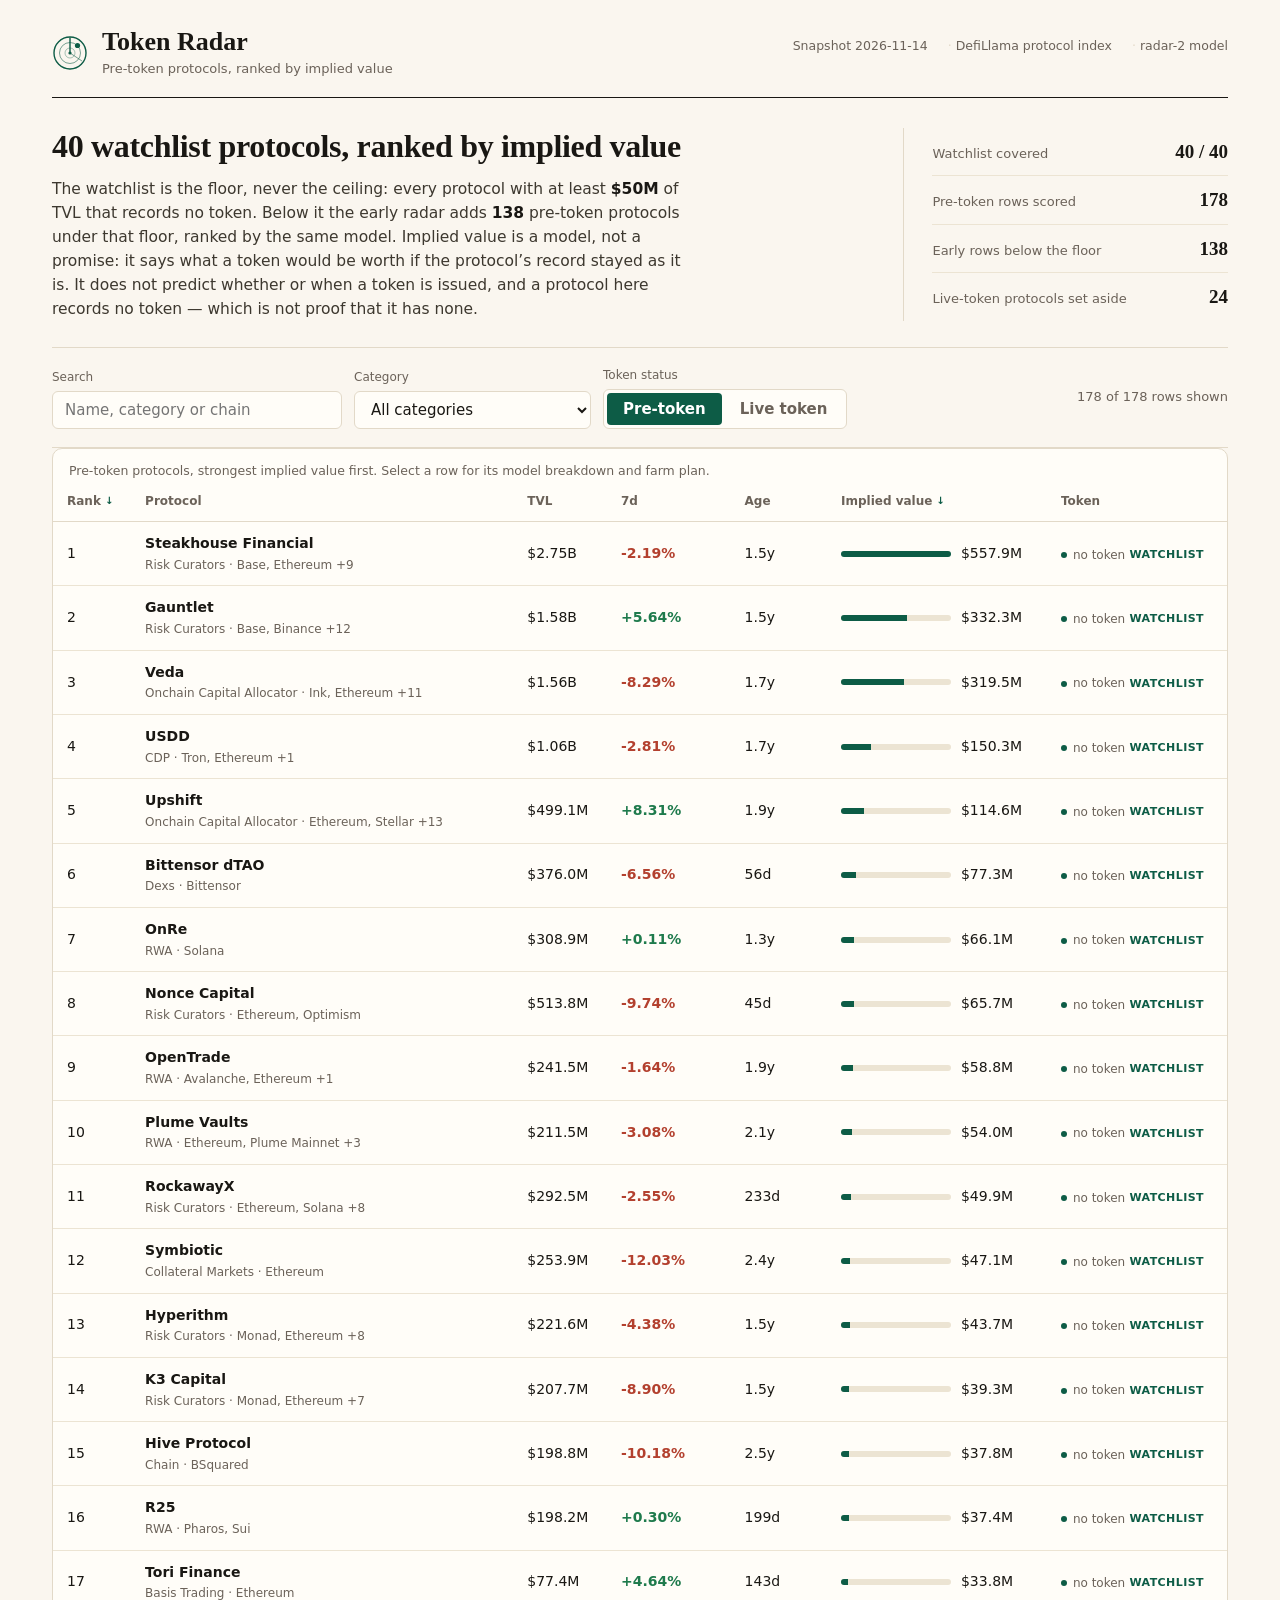
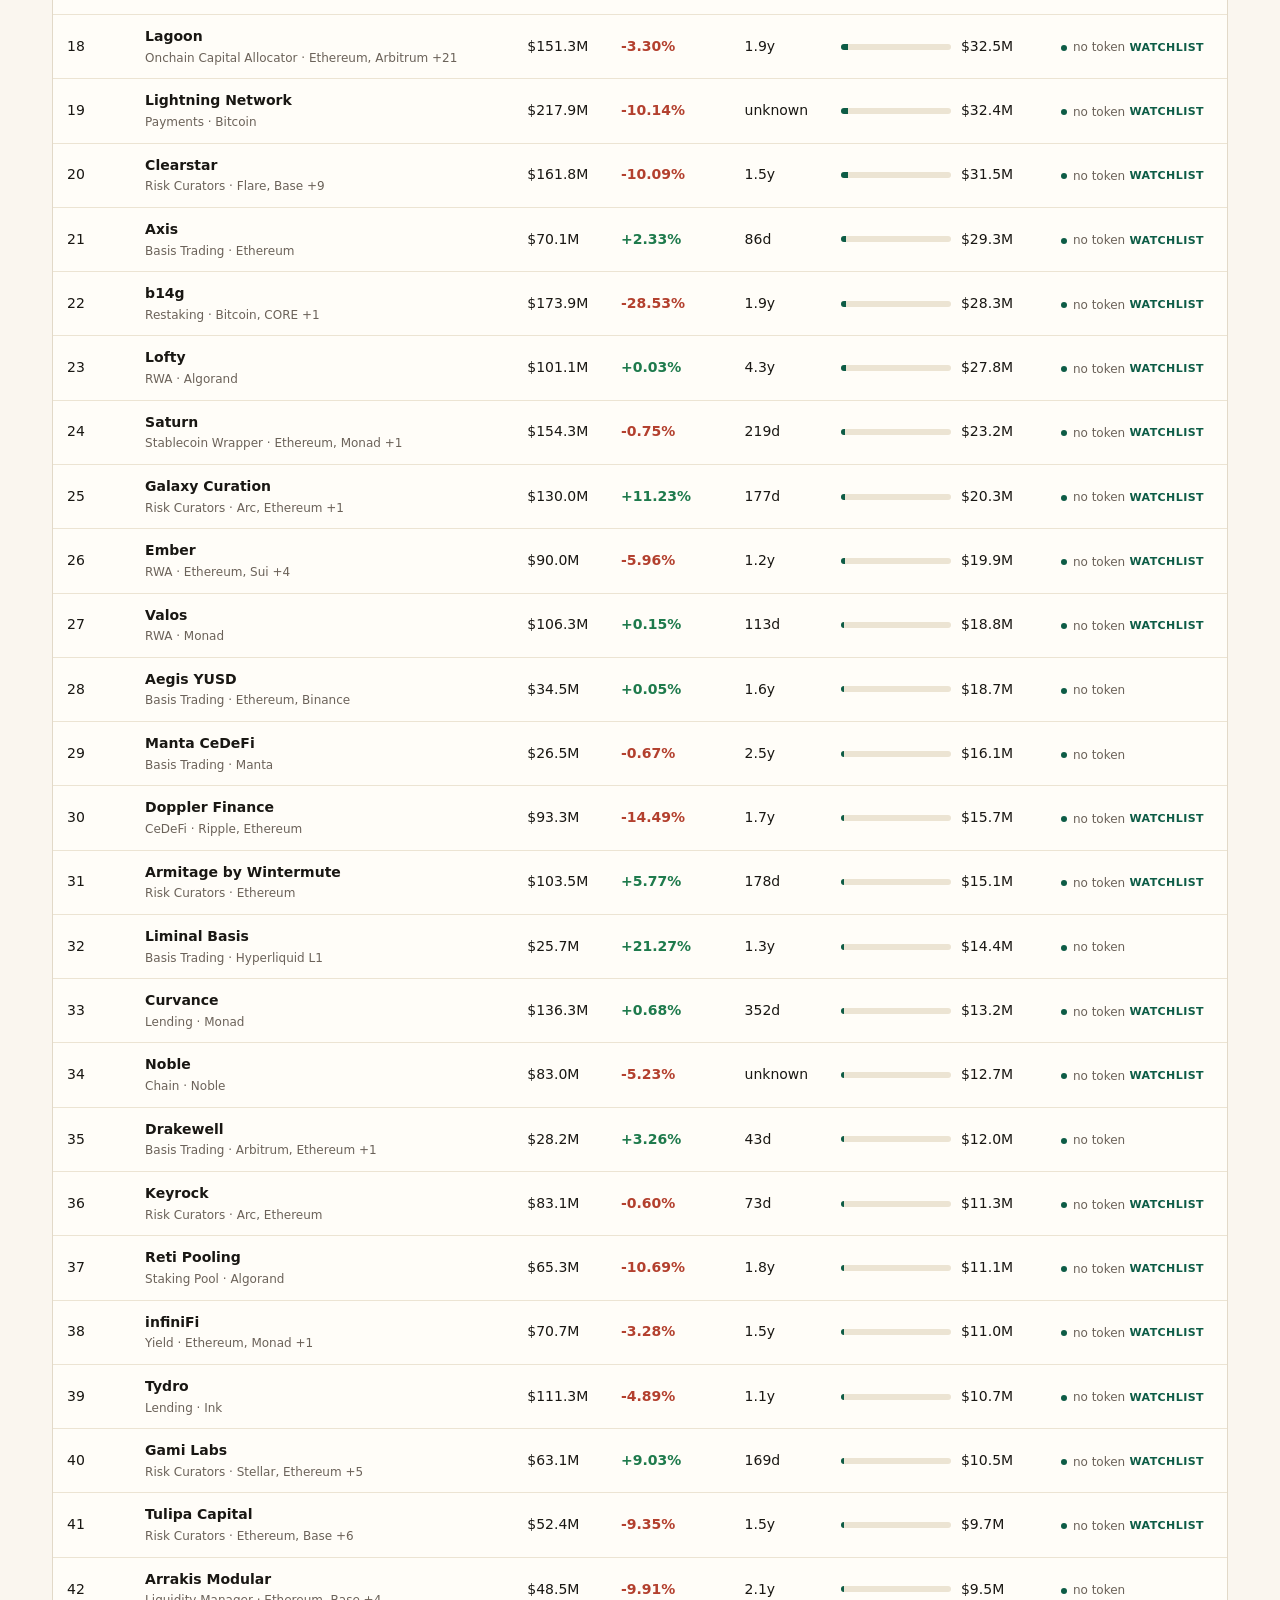
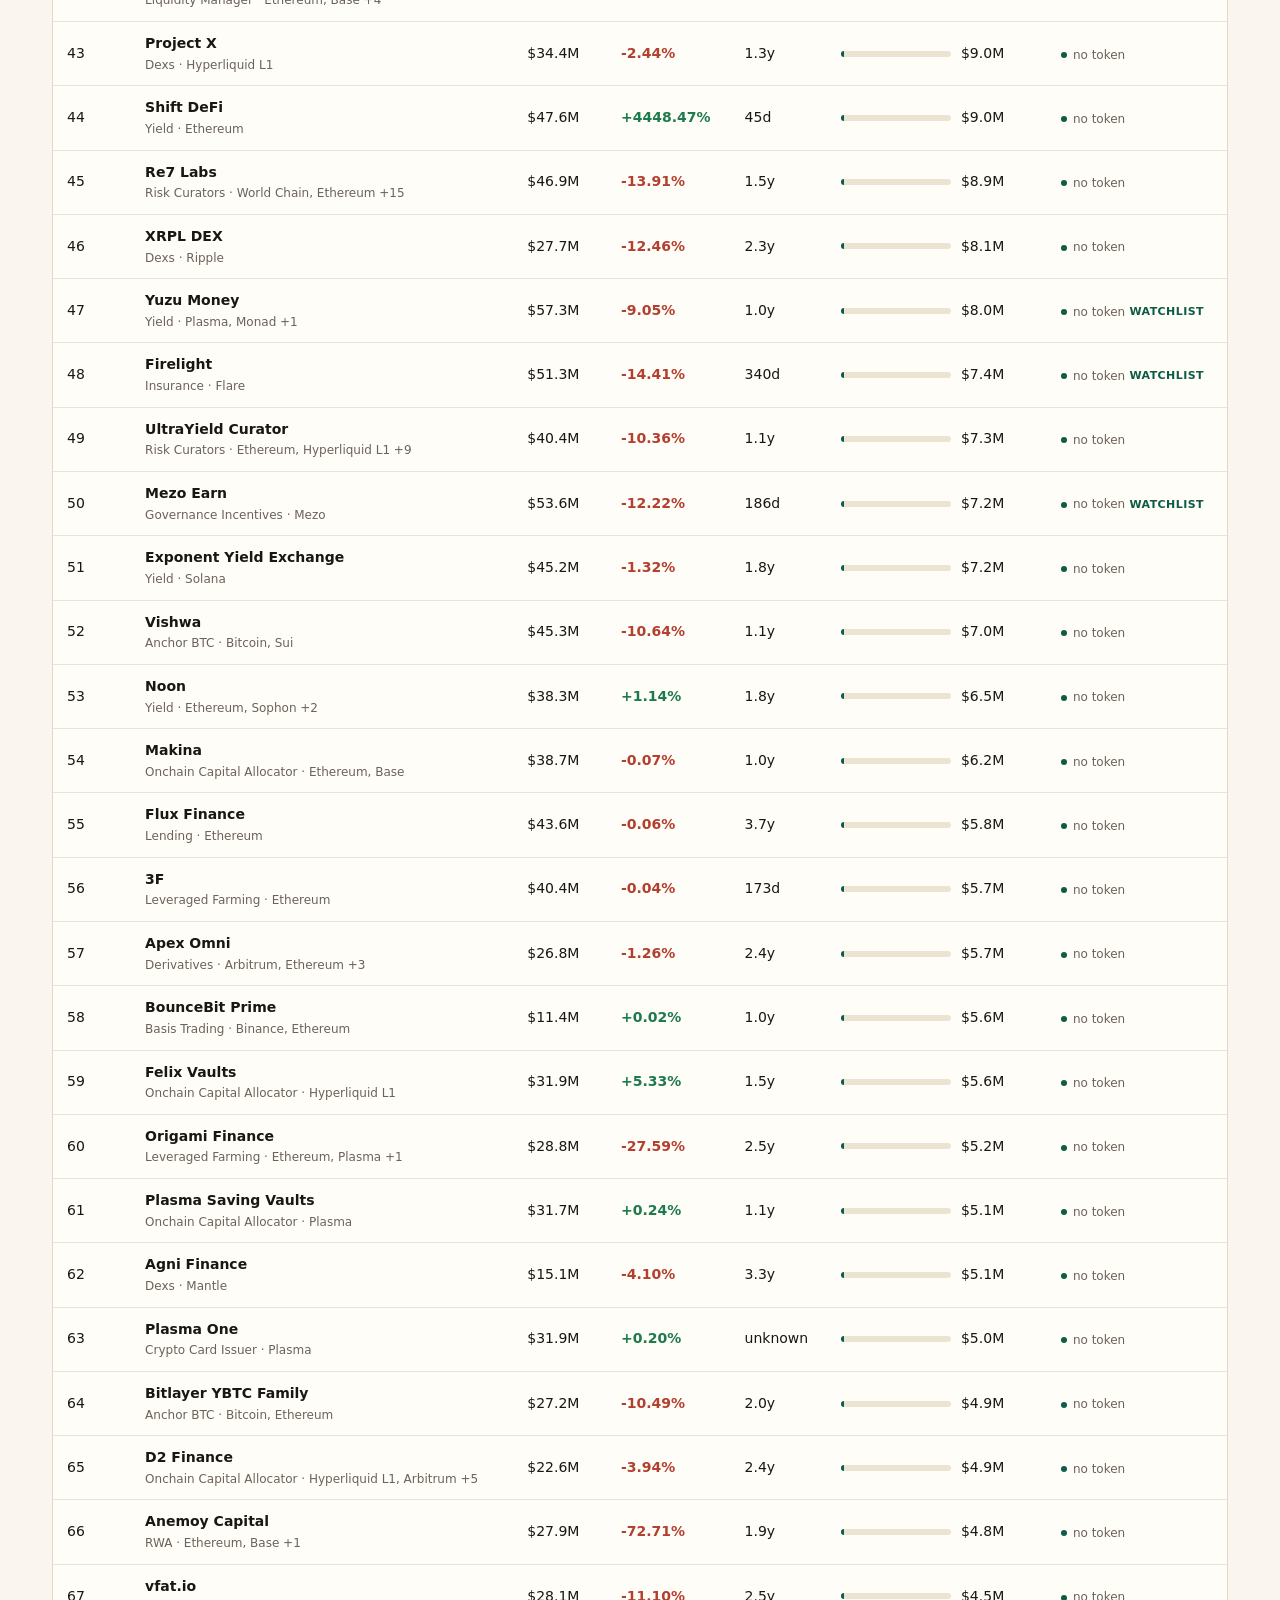
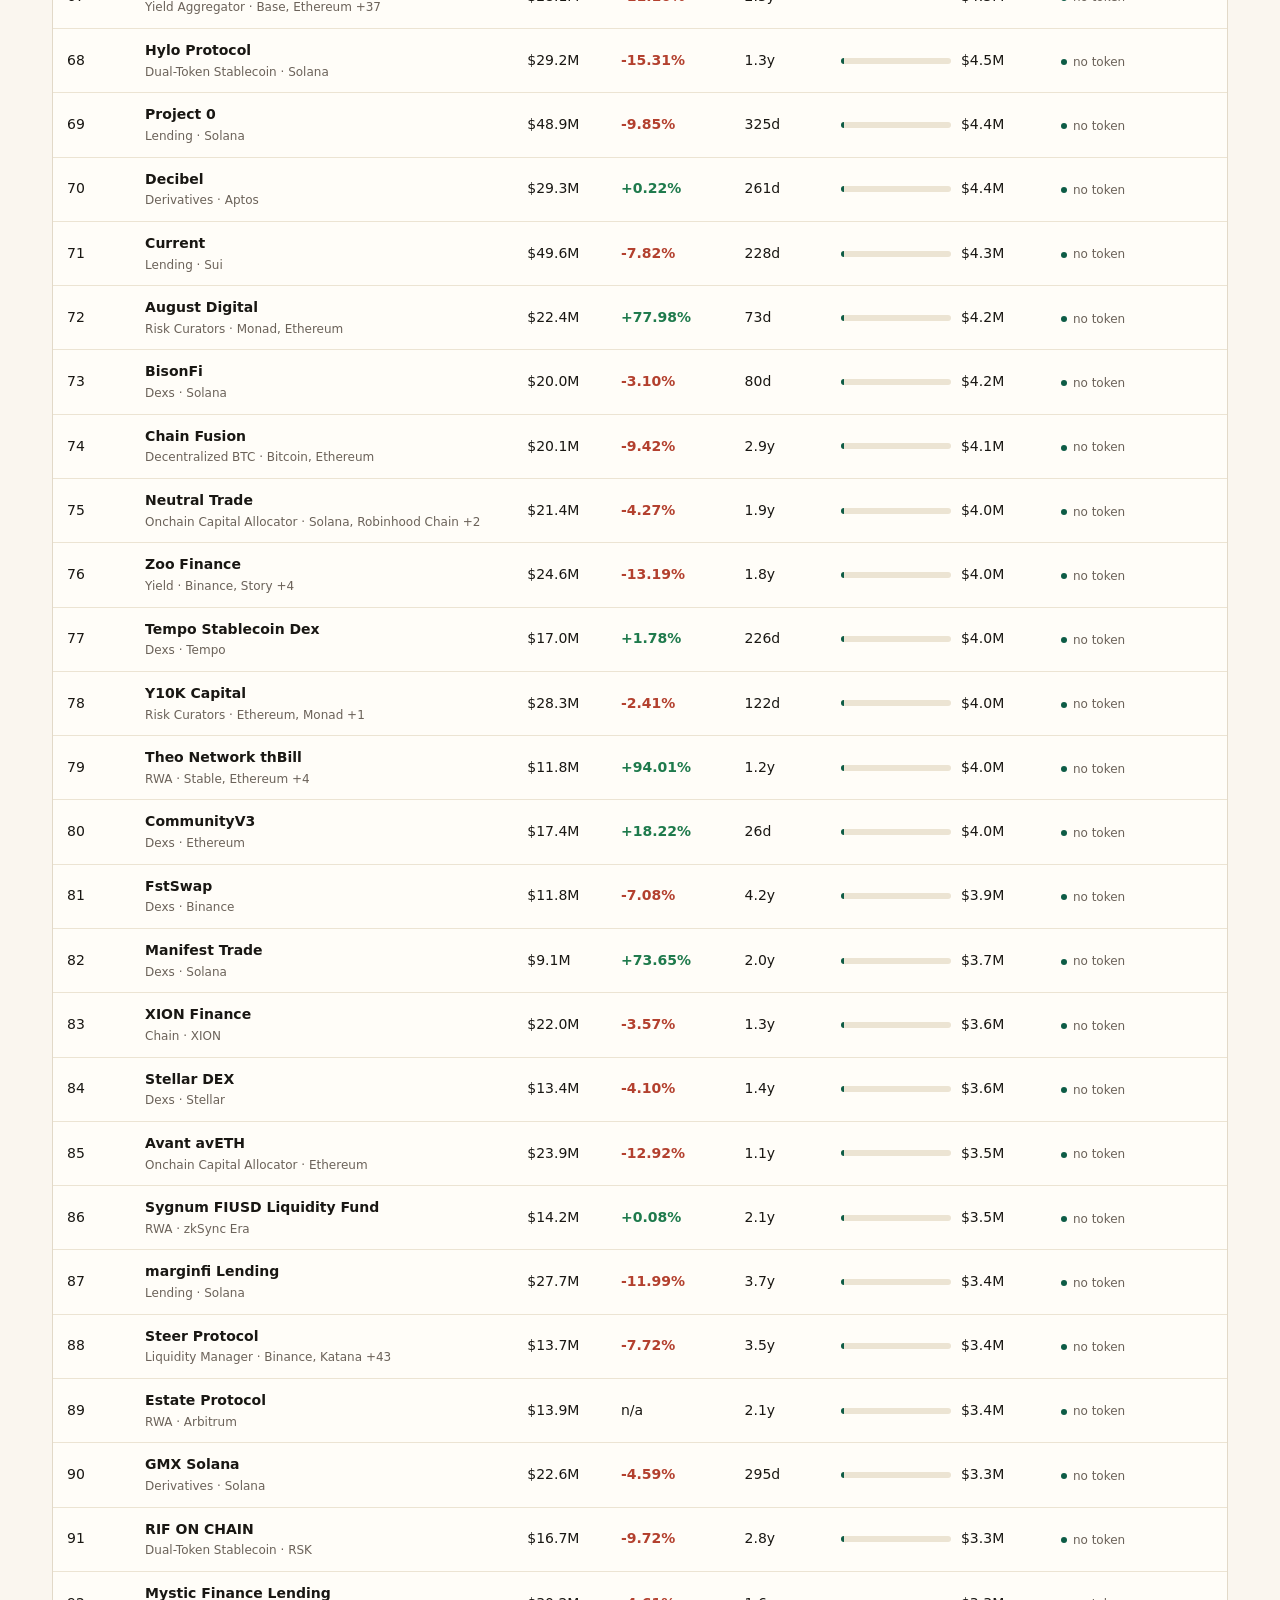
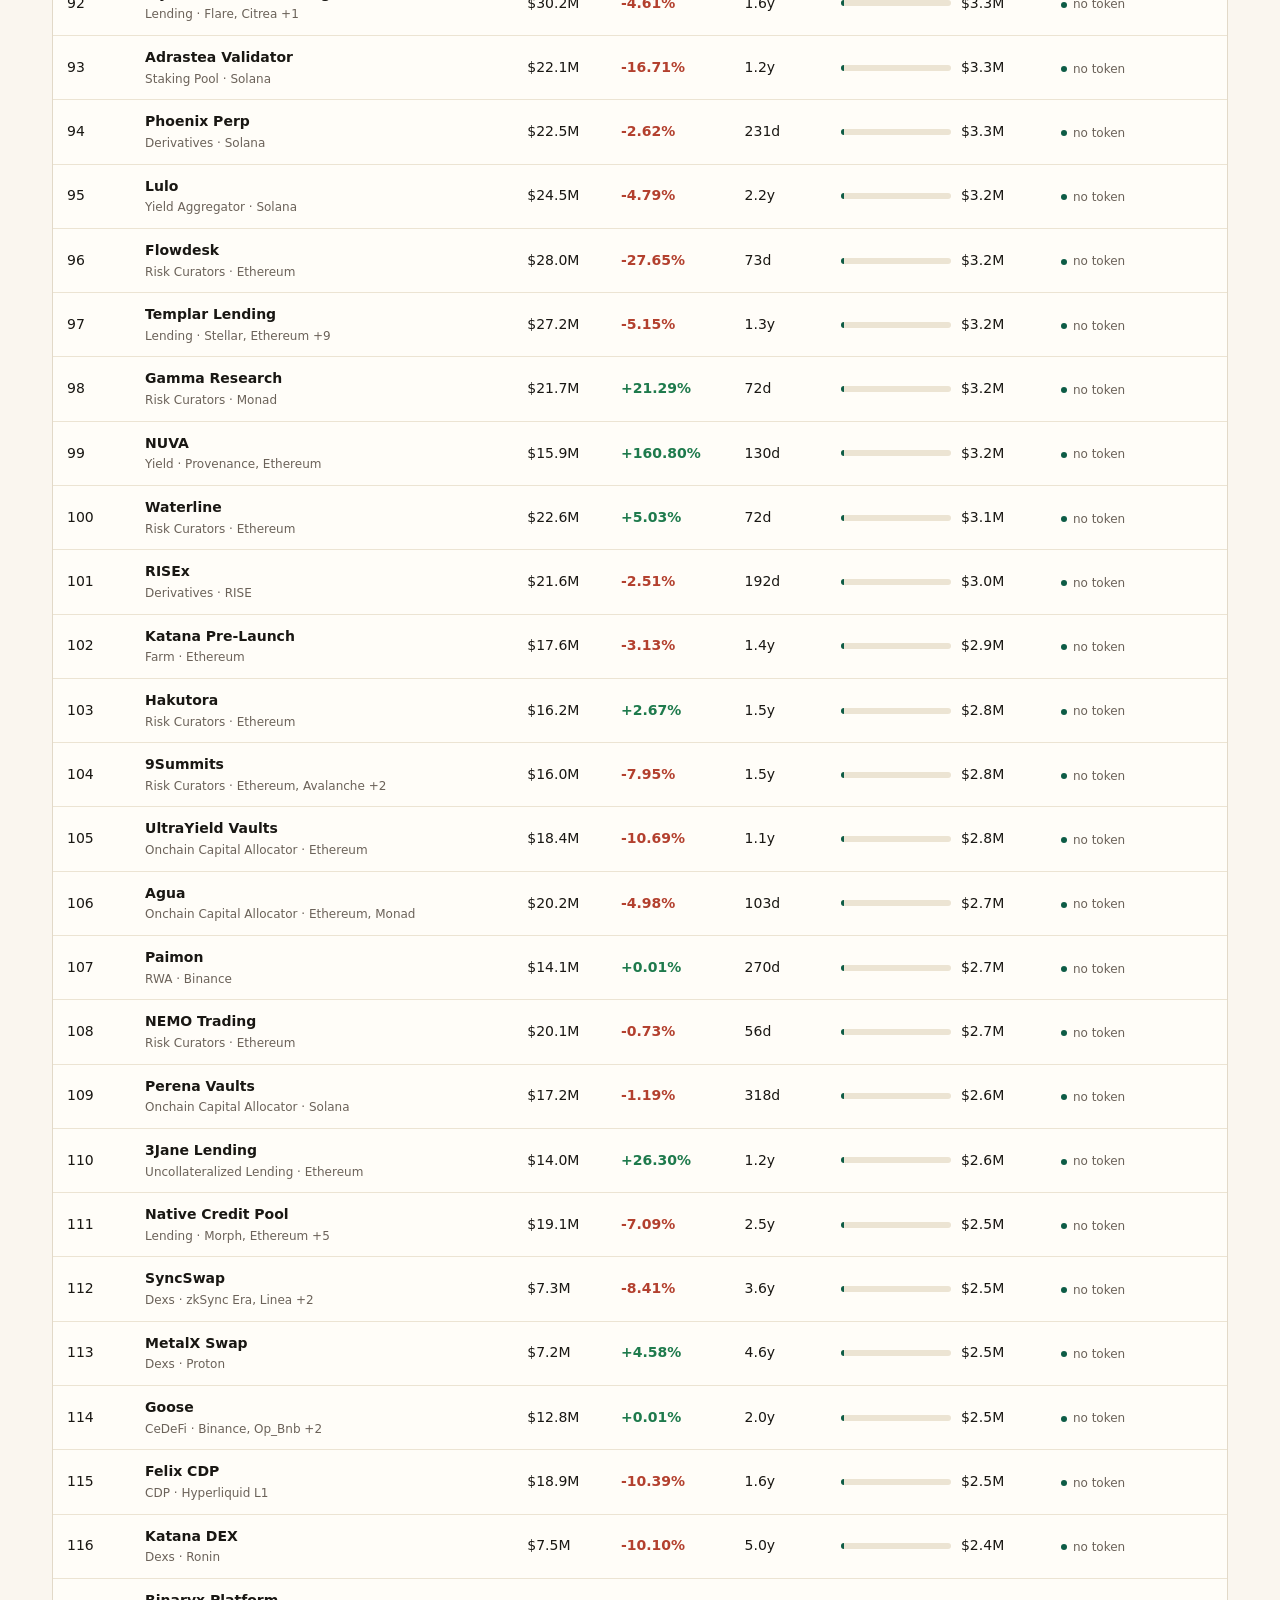
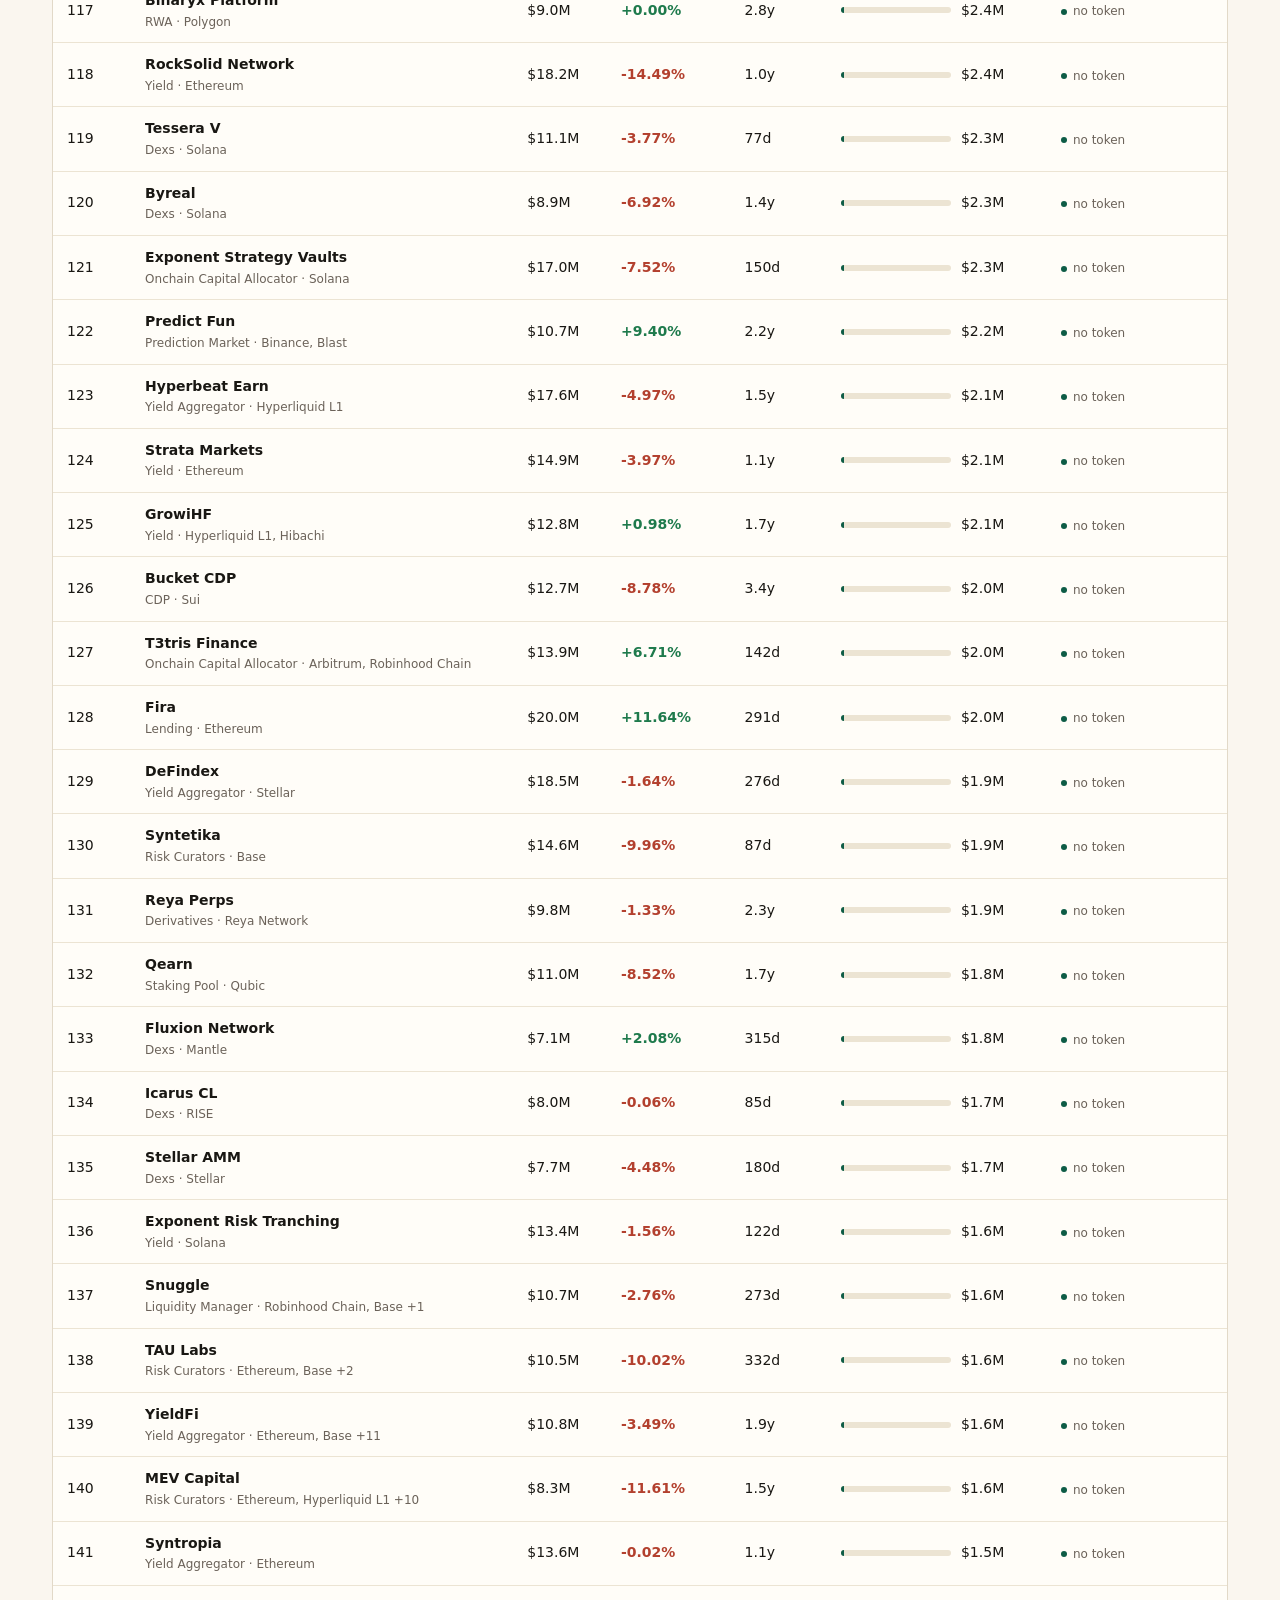
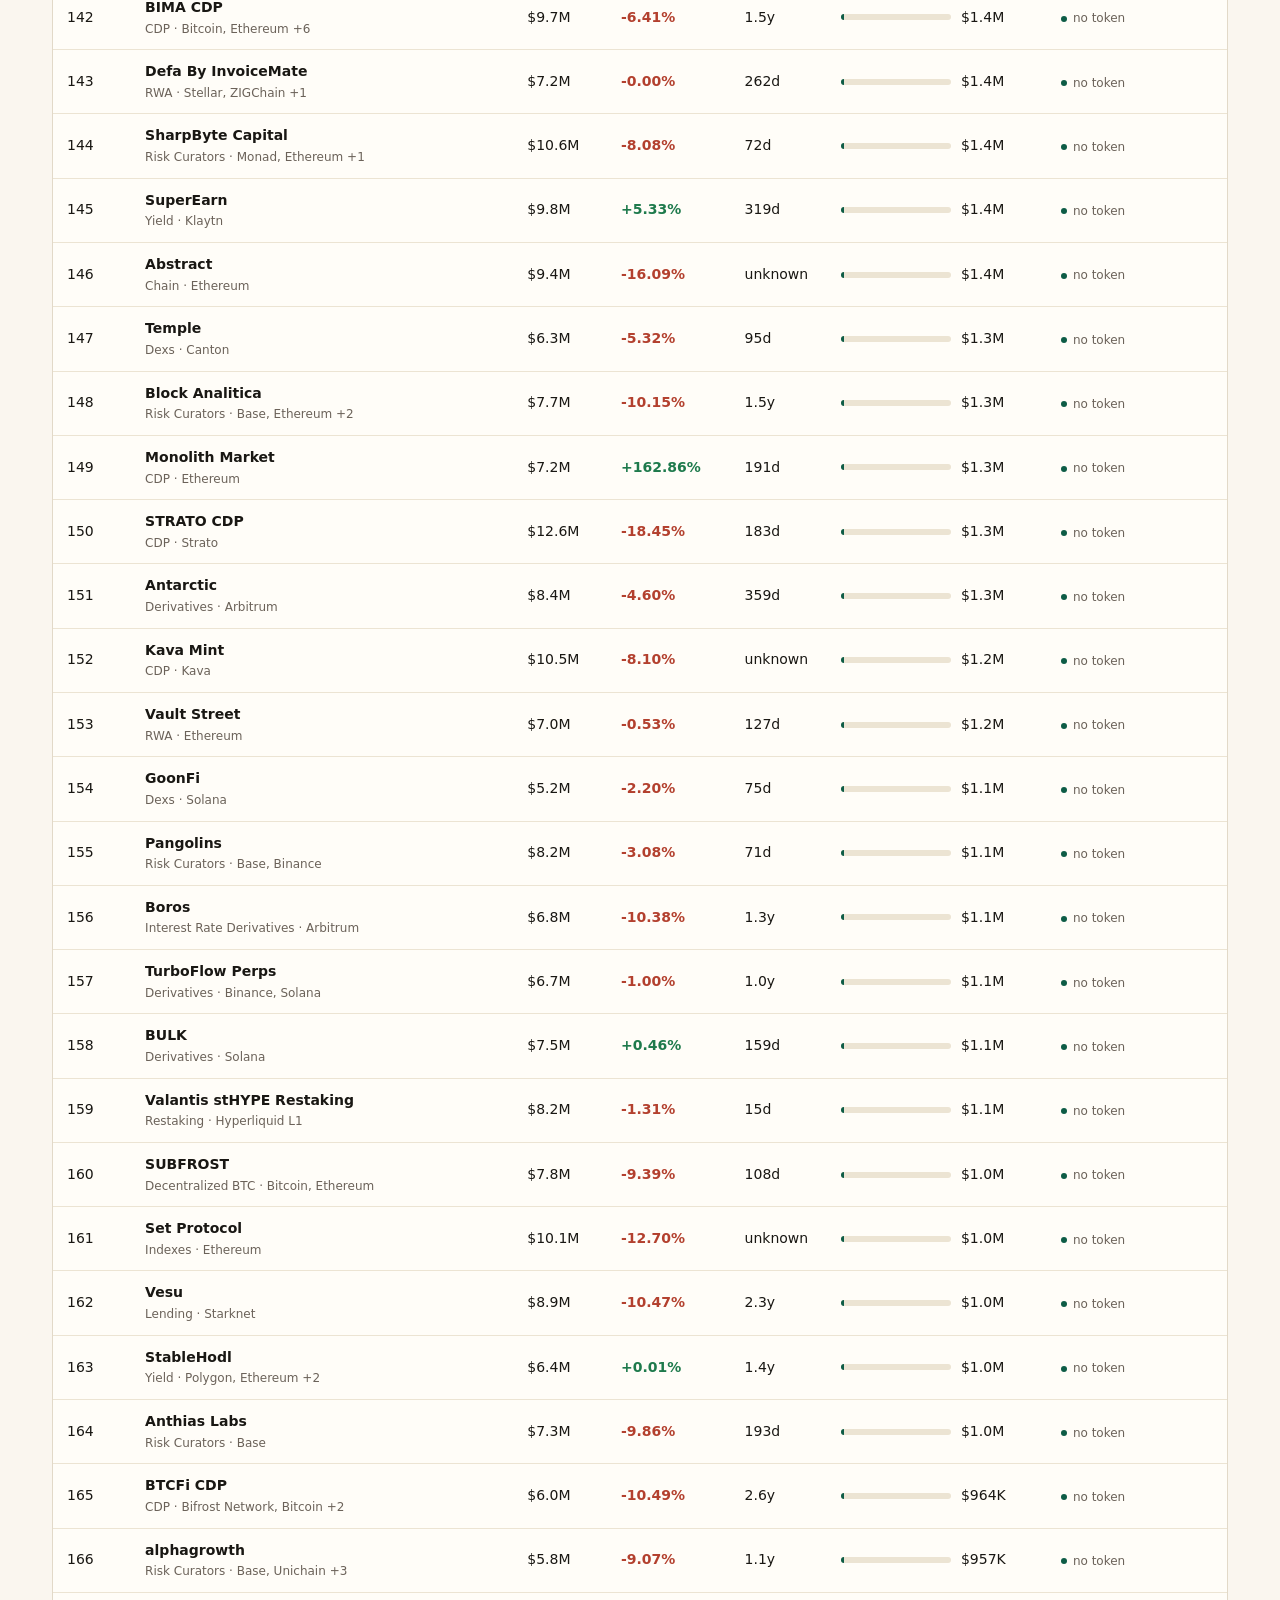
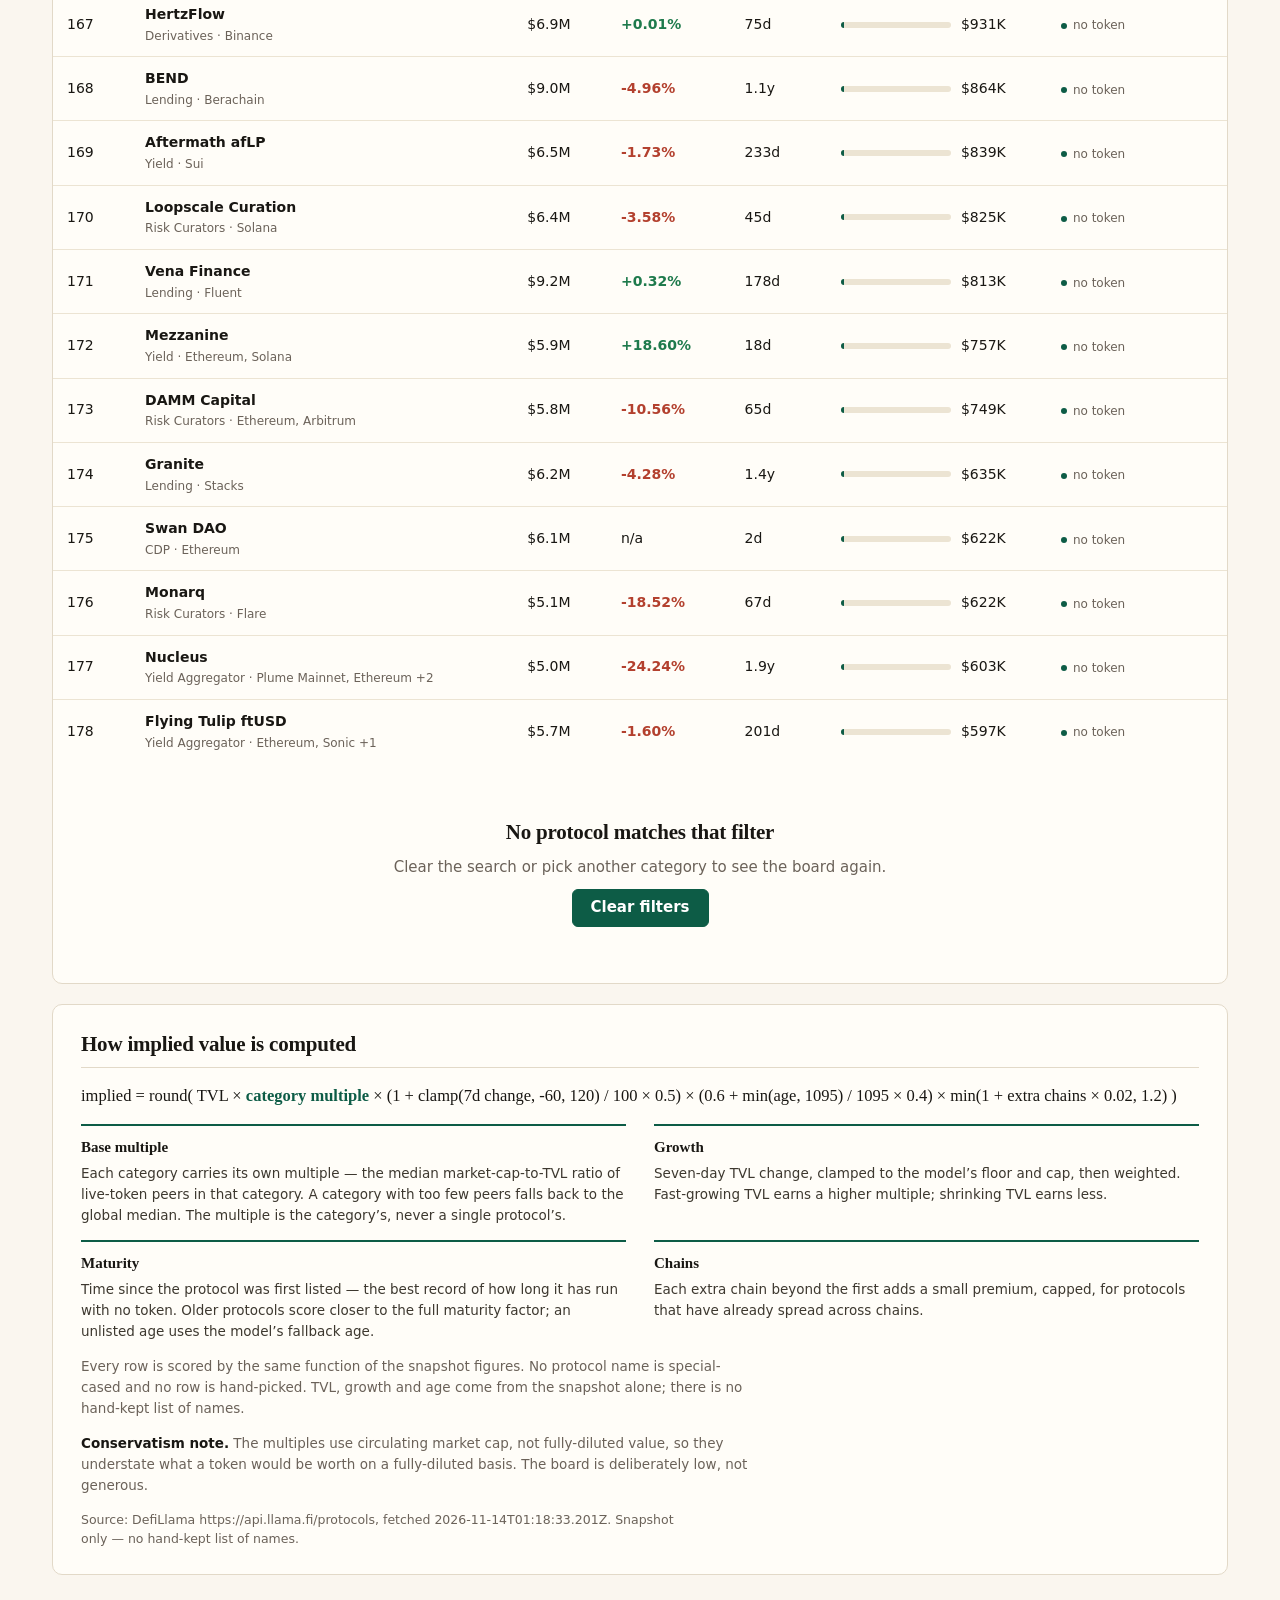
<file: dashboard/index.html>
<!doctype html>
<html lang="en">
<head>
<meta charset="utf-8">
<meta name="viewport" content="width=device-width, initial-scale=1">
<title>Token Radar — pre-token protocols ranked by implied value</title>
<link rel="stylesheet" href="app.css">
</head>
<body>
<a class="skip" href="#board">Skip to the board</a>
<div class="shell">
  <header class="top">
    <div class="brand">
      <svg class="mark" width="36" height="36" viewBox="0 0 36 36" role="img" aria-label="Radar mark">
        <circle cx="18" cy="18" r="16" fill="none" stroke="#0d5c46" stroke-width="1.4"/>
        <circle cx="18" cy="18" r="10.5" fill="none" stroke="#0d5c46" stroke-width="1" opacity="0.55"/>
        <circle cx="18" cy="18" r="5" fill="none" stroke="#0d5c46" stroke-width="1" opacity="0.35"/>
        <line x1="18" y1="18" x2="18" y2="2.5" stroke="#0d5c46" stroke-width="1.4"/>
        <line x1="18" y1="18" x2="30" y2="26" stroke="#0d5c46" stroke-width="1" opacity="0.55"/>
        <circle cx="25.5" cy="10.5" r="2.6" fill="#0d5c46"/>
        <circle cx="18" cy="18" r="1.6" fill="#0d5c46"/>
      </svg>
      <div>
        <div class="wordmark">Token Radar</div>
        <div class="tagline">Pre-token protocols, ranked by implied value</div>
      </div>
    </div>
    <div class="top-meta">
      <span id="snapDate">Snapshot —</span>
      <span>DefiLlama protocol index</span>
      <span>radar-2 model</span>
    </div>
  </header>

  <section class="lede">
    <div>
      <h1 id="ledeHead">Watchlist protocols, ranked by implied value</h1>
      <p>The watchlist is the floor, never the ceiling: every protocol with at least <b id="floorUsd">$50M</b> of TVL that records no token. Below it the early radar adds <b id="earlyCount">—</b> pre-token protocols under that floor, ranked by the same model. Implied value is a model, not a promise: it says what a token would be worth if the protocol&rsquo;s record stayed as it is. It does not predict whether or when a token is issued, and a protocol here records no token — which is not proof that it has none.</p>
    </div>
    <dl class="facts">
      <div class="fact"><dt>Watchlist covered</dt><dd id="factWatch">—</dd></div>
      <div class="fact"><dt>Pre-token rows scored</dt><dd id="factBoard">—</dd></div>
      <div class="fact"><dt>Early rows below the floor</dt><dd id="factEarly">—</dd></div>
      <div class="fact"><dt>Live-token protocols set aside</dt><dd id="factLive">—</dd></div>
    </dl>
  </section>

  <div class="controls" role="search">
    <div class="field">
      <label for="q">Search</label>
      <input type="search" id="q" placeholder="Name, category or chain" autocomplete="off">
    </div>
    <div class="field">
      <label for="category">Category</label>
      <select id="category" aria-label="Filter by category"></select>
    </div>
    <div class="field">
      <span class="field-label" id="tabLabel">Token status</span>
      <div class="tabs" role="group" aria-labelledby="tabLabel">
        <button type="button" id="tabPre" aria-pressed="true">Pre-token</button>
        <button type="button" id="tabLive" aria-pressed="false">Live token</button>
      </div>
    </div>
    <span class="count" id="count" aria-live="polite"></span>
  </div>

  <section id="prePanel" aria-label="Pre-token board">
    <div class="panel" id="board">
      <div class="table-wrap">
        <table>
          <caption>Pre-token protocols, strongest implied value first. Select a row for its model breakdown and farm plan.</caption>
          <thead><tr>
            <th scope="col"><button type="button" data-sort="implied">Rank <span class="arrow" data-arrow="implied"></span></button></th>
            <th scope="col"><button type="button" data-sort="name">Protocol <span class="arrow" data-arrow="name"></span></button></th>
            <th scope="col"><button type="button" data-sort="tvl">TVL <span class="arrow" data-arrow="tvl"></span></button></th>
            <th scope="col"><button type="button" data-sort="growth">7d <span class="arrow" data-arrow="growth"></span></button></th>
            <th scope="col"><button type="button" data-sort="age">Age <span class="arrow" data-arrow="age"></span></button></th>
            <th scope="col"><button type="button" data-sort="implied">Implied value <span class="arrow" data-arrow="implied"></span></button></th>
            <th scope="col">Token</th>
          </tr></thead>
          <tbody id="boardBody"></tbody>
        </table>
      </div>
      <div class="empty" id="emptyState" hidden>
        <h2>No protocol matches that filter</h2>
        <p>Clear the search or pick another category to see the board again.</p>
        <button class="button primary" type="button" id="clearFilters">Clear filters</button>
      </div>
    </div>

    <section class="panel model" aria-labelledby="modelTitle">
      <h2 id="modelTitle">How implied value is computed</h2>
      <p class="formula" id="formula"></p>
      <dl class="factors">
        <div><dt>Base multiple</dt><dd>Each category carries its own multiple — the median market-cap-to-TVL ratio of live-token peers in that category. A category with too few peers falls back to the global median. The multiple is the category&rsquo;s, never a single protocol&rsquo;s.</dd></div>
        <div><dt>Growth</dt><dd>Seven-day TVL change, clamped to the model&rsquo;s floor and cap, then weighted. Fast-growing TVL earns a higher multiple; shrinking TVL earns less.</dd></div>
        <div><dt>Maturity</dt><dd>Time since the protocol was first listed — the best record of how long it has run with no token. Older protocols score closer to the full maturity factor; an unlisted age uses the model&rsquo;s fallback age.</dd></div>
        <div><dt>Chains</dt><dd>Each extra chain beyond the first adds a small premium, capped, for protocols that have already spread across chains.</dd></div>
      </dl>
      <p class="note">Every row is scored by the same function of the snapshot figures. No protocol name is special-cased and no row is hand-picked. TVL, growth and age come from the snapshot alone; there is no hand-kept list of names.</p>
      <p class="note"><strong>Conservatism note.</strong> The multiples use circulating market cap, not fully-diluted value, so they understate what a token would be worth on a fully-diluted basis. The board is deliberately low, not generous.</p>
      <p class="note source" id="sourceLine"></p>
    </section>
  </section>

  <section id="livePanel" aria-label="Live-token protocols" hidden>
    <div class="panel">
      <div class="table-wrap">
        <table>
          <caption>Token live: these protocols already trade, so their market cap is a fact, not a model. They are set aside from the pre-token ranking.</caption>
          <thead><tr>
            <th scope="col">Status</th><th scope="col">Protocol</th><th scope="col">TVL</th>
            <th scope="col">7d</th><th scope="col">Market cap</th><th scope="col">Token</th>
          </tr></thead>
          <tbody id="liveBody"></tbody>
        </table>
      </div>
    </div>

    <section class="panel model" aria-labelledby="calTitle">
      <h2 id="calTitle">How the model is calibrated</h2>
      <p class="note">Each category&rsquo;s base multiple is the median market-cap-to-TVL multiple of its live-token peers — protocols whose token already trades. Categories with too few peers use the global median instead, marked below. This is where the board visibly separates protocols whose token already trades from those still to come: the live set teaches the model, the pre-token set is scored by it.</p>
      <div class="table-wrap">
        <table class="cal">
          <thead><tr><th scope="col">Category</th><th scope="col">Multiple</th><th scope="col">Live peers</th><th scope="col">Global fallback</th></tr></thead>
          <tbody id="calBody"></tbody>
        </table>
      </div>
    </section>
  </section>
</div>

<dialog class="detail" id="detail" aria-labelledby="detailTitle"></dialog>
<script src="../data.js"></script>
<script src="app.js"></script>
</body>
</html>
</file>
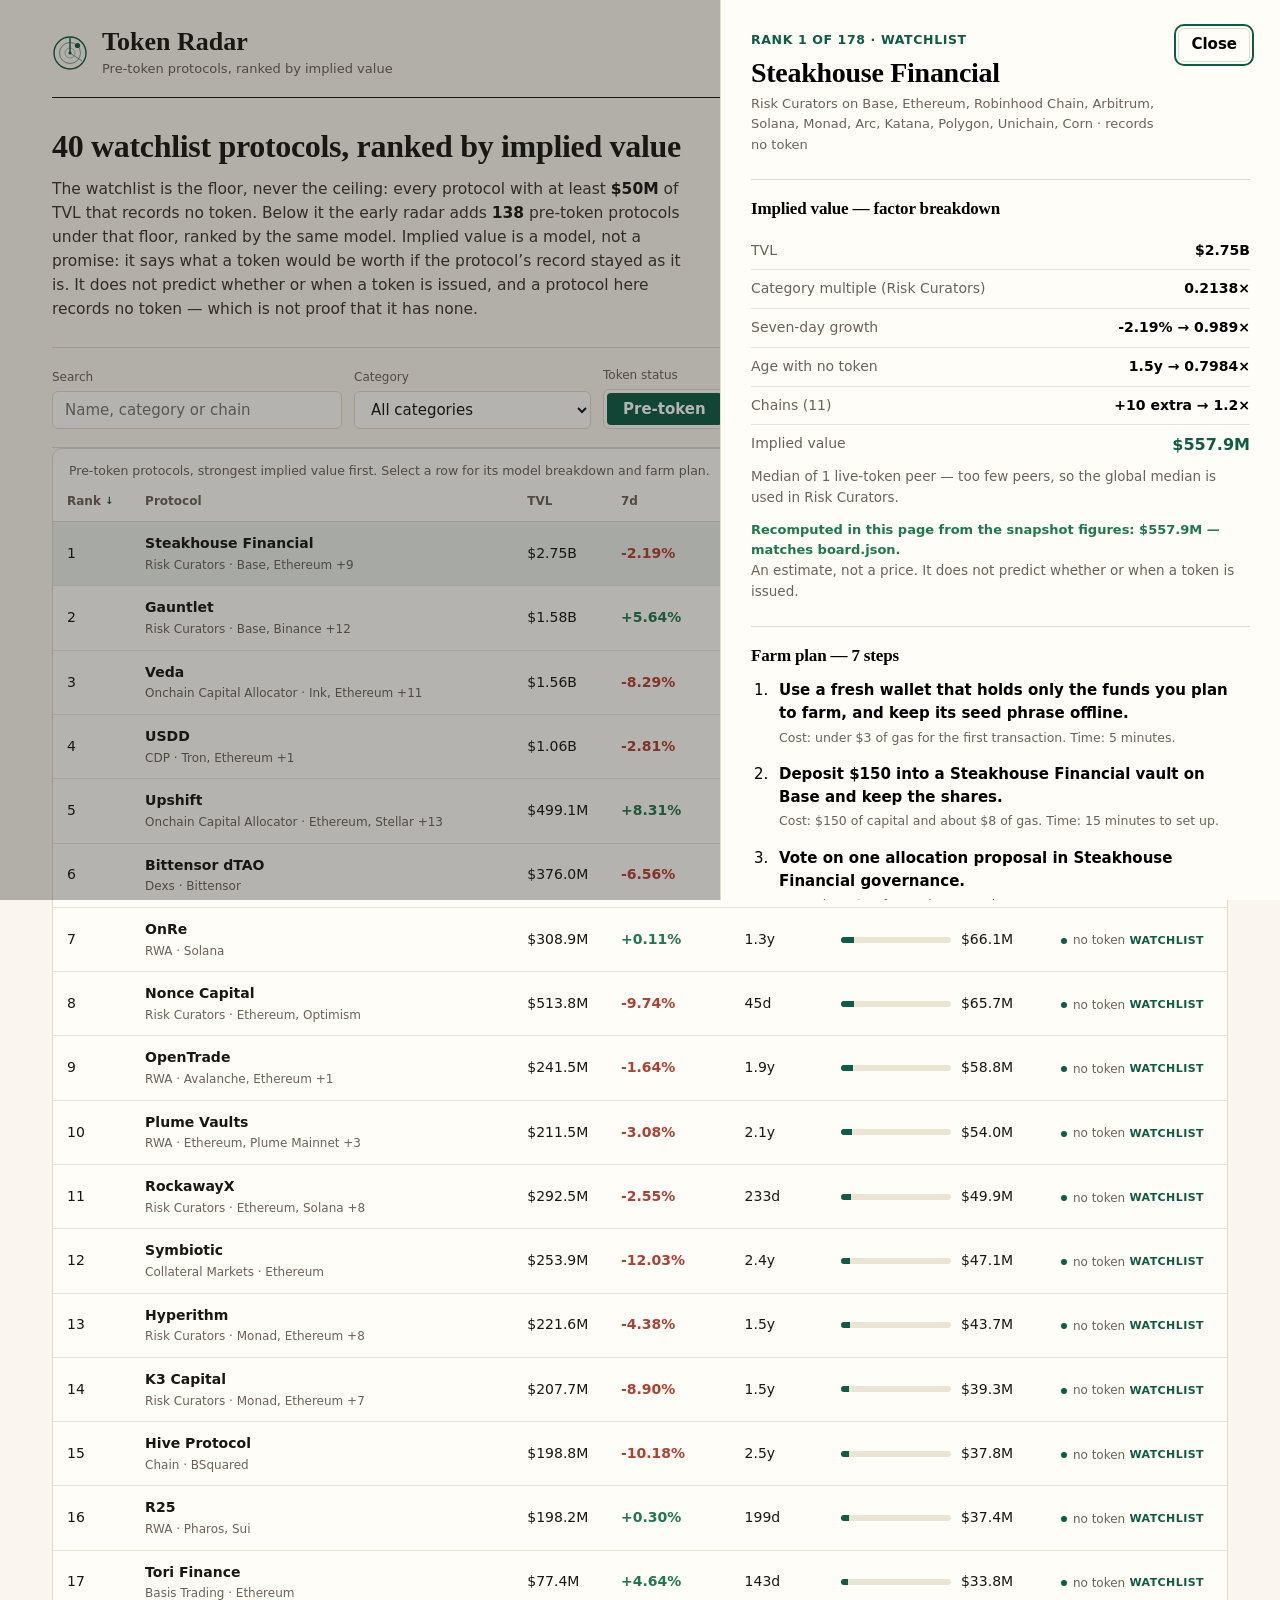
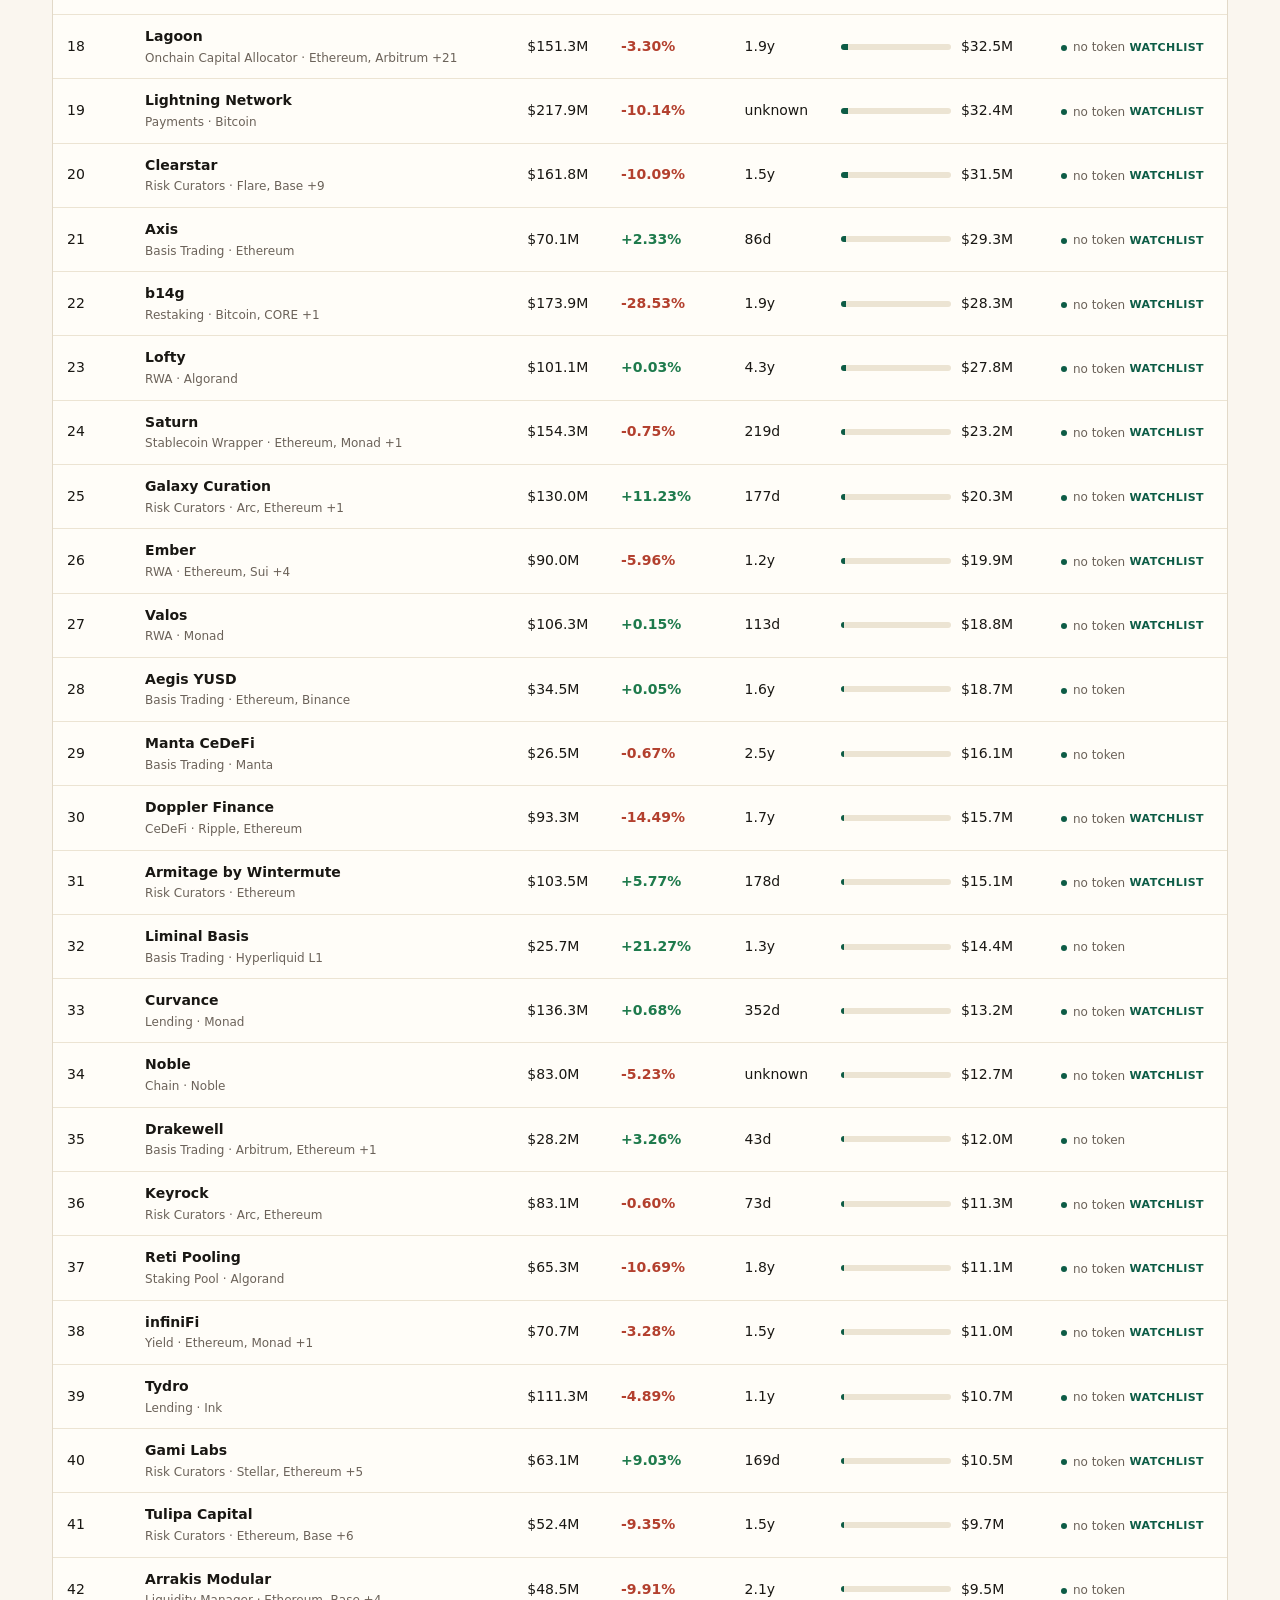
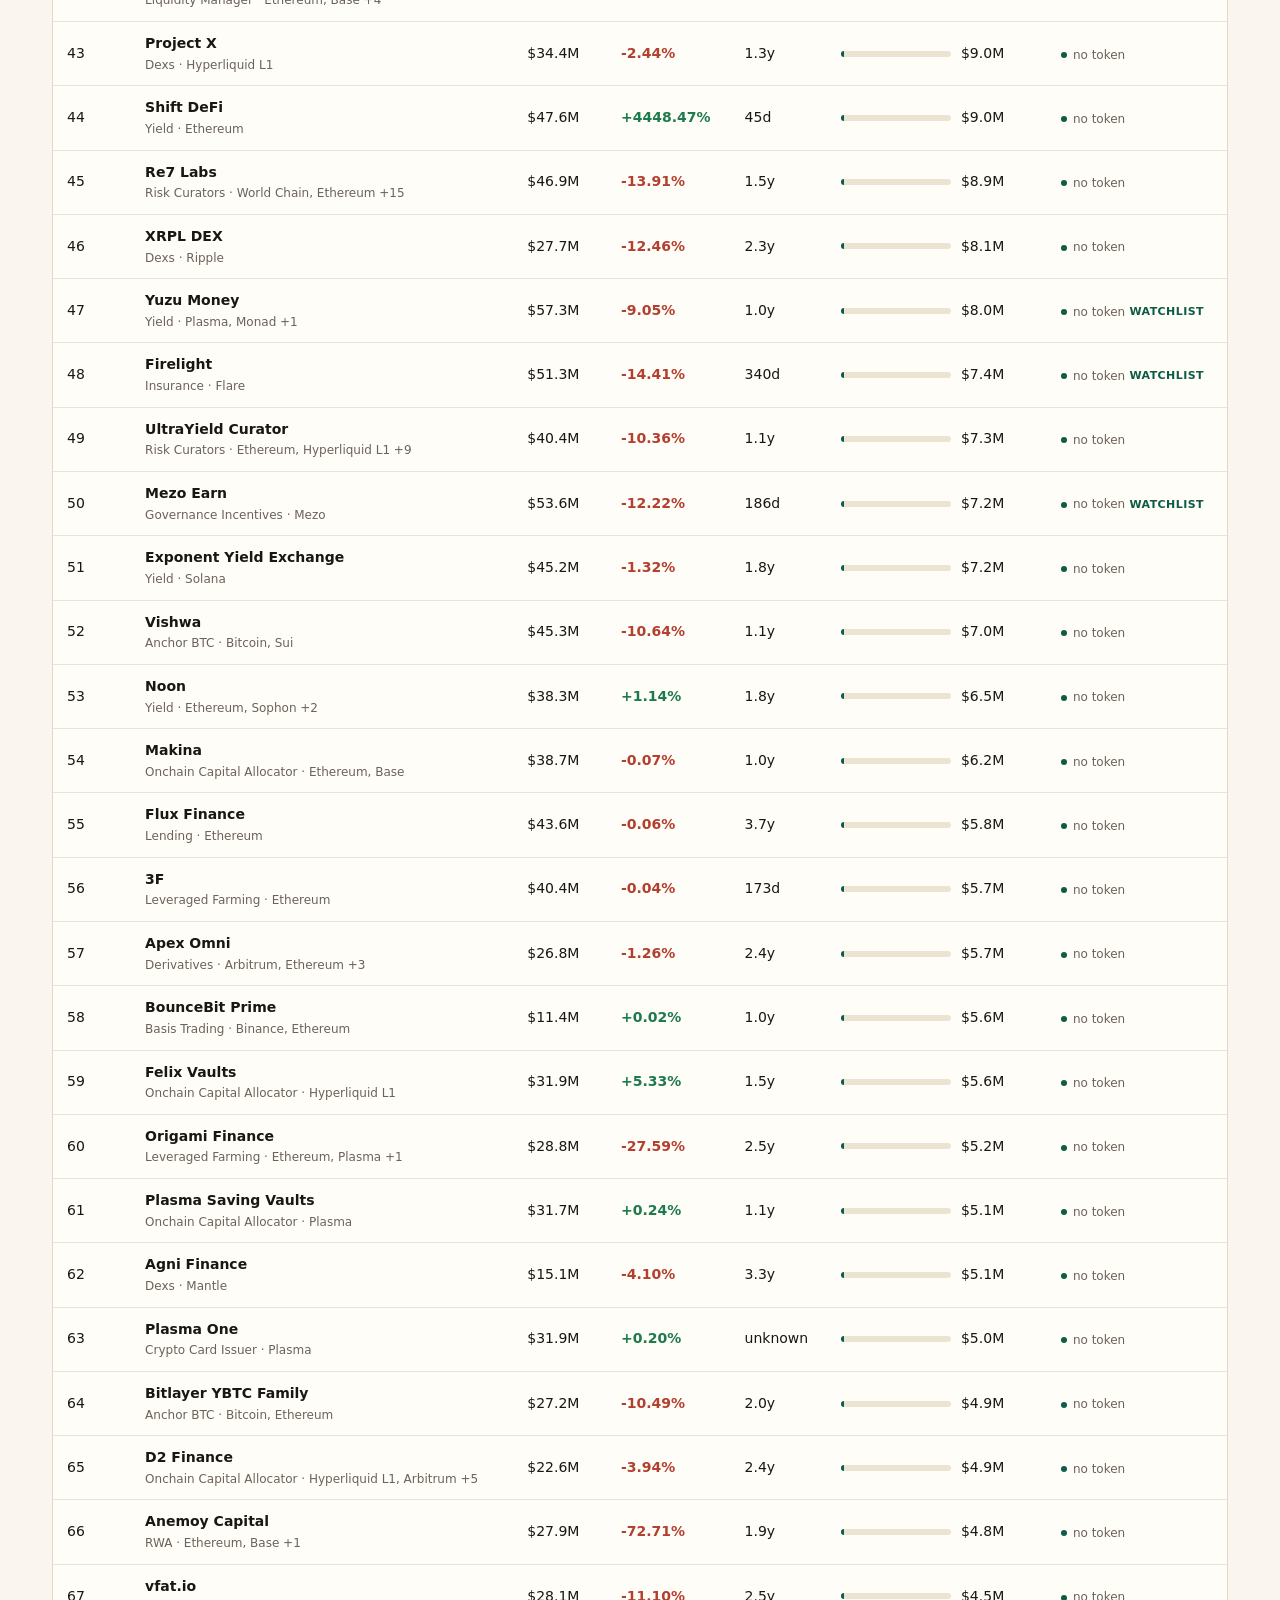
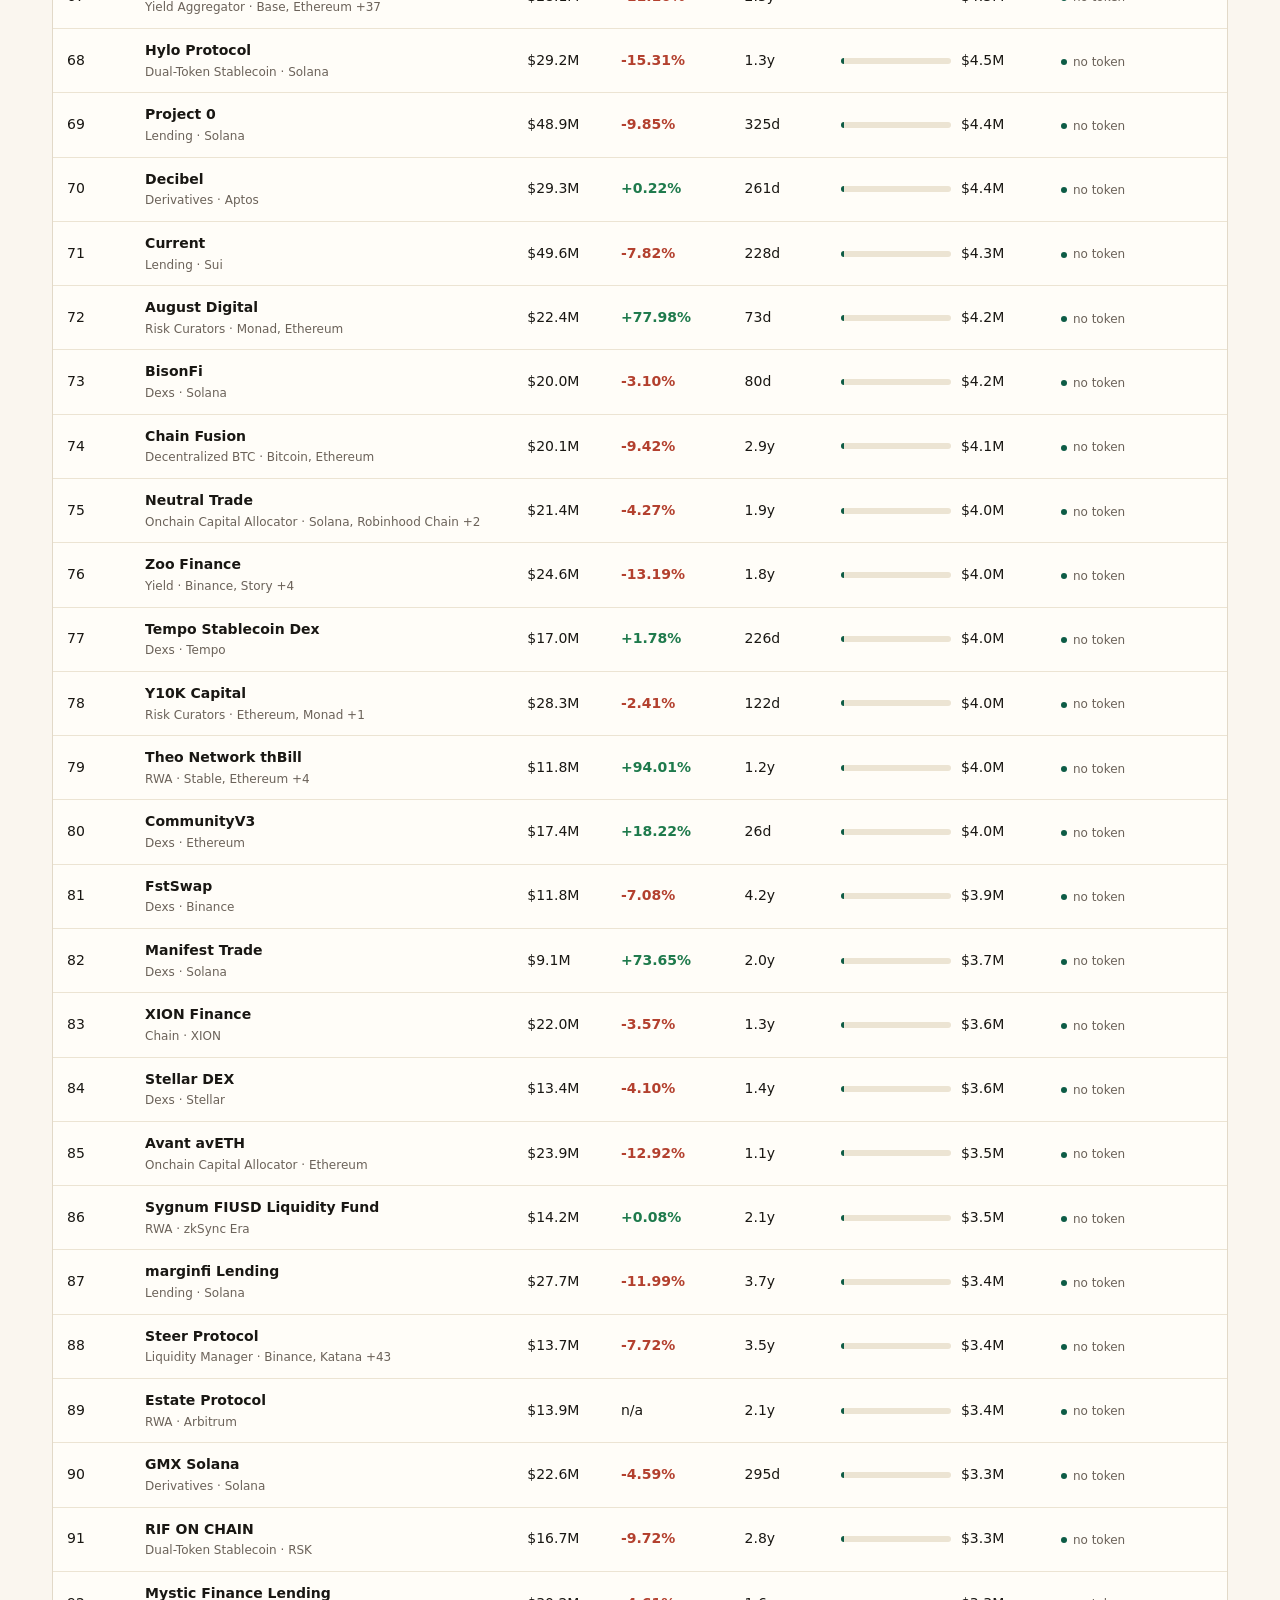
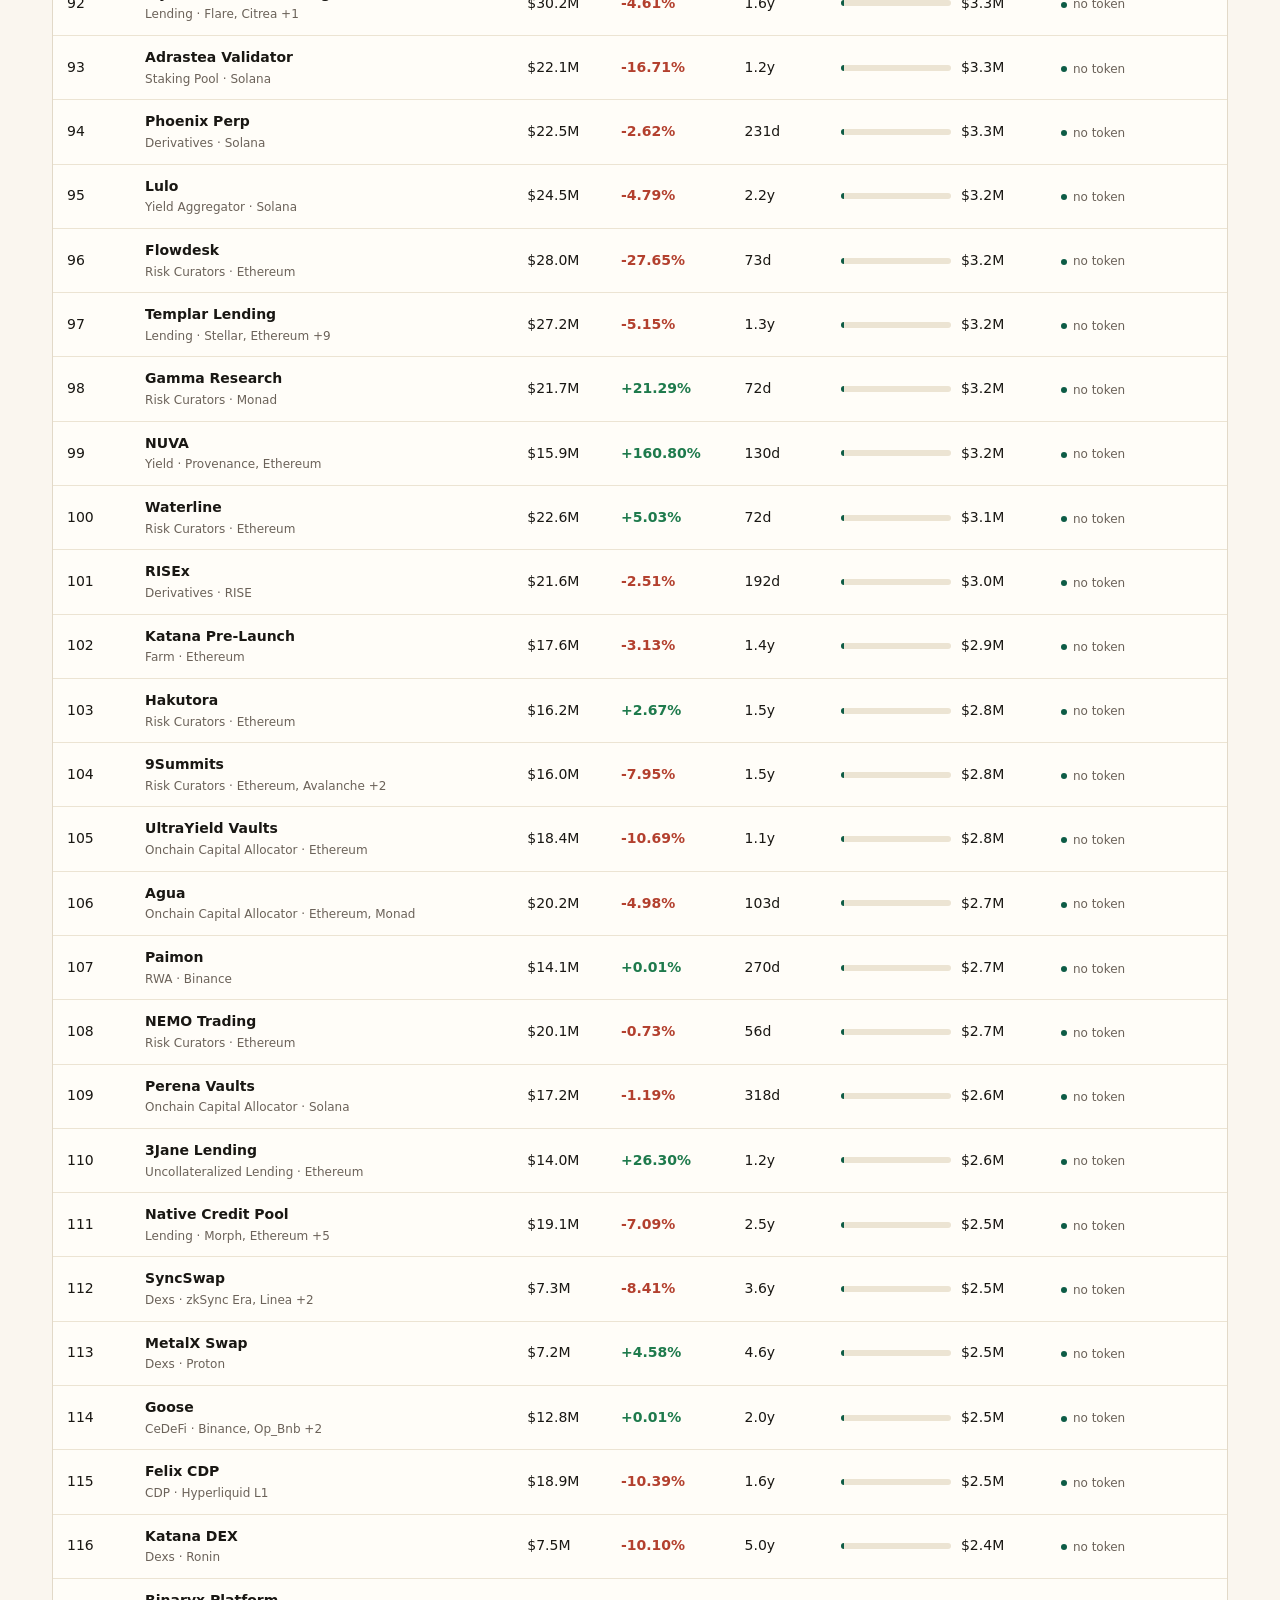
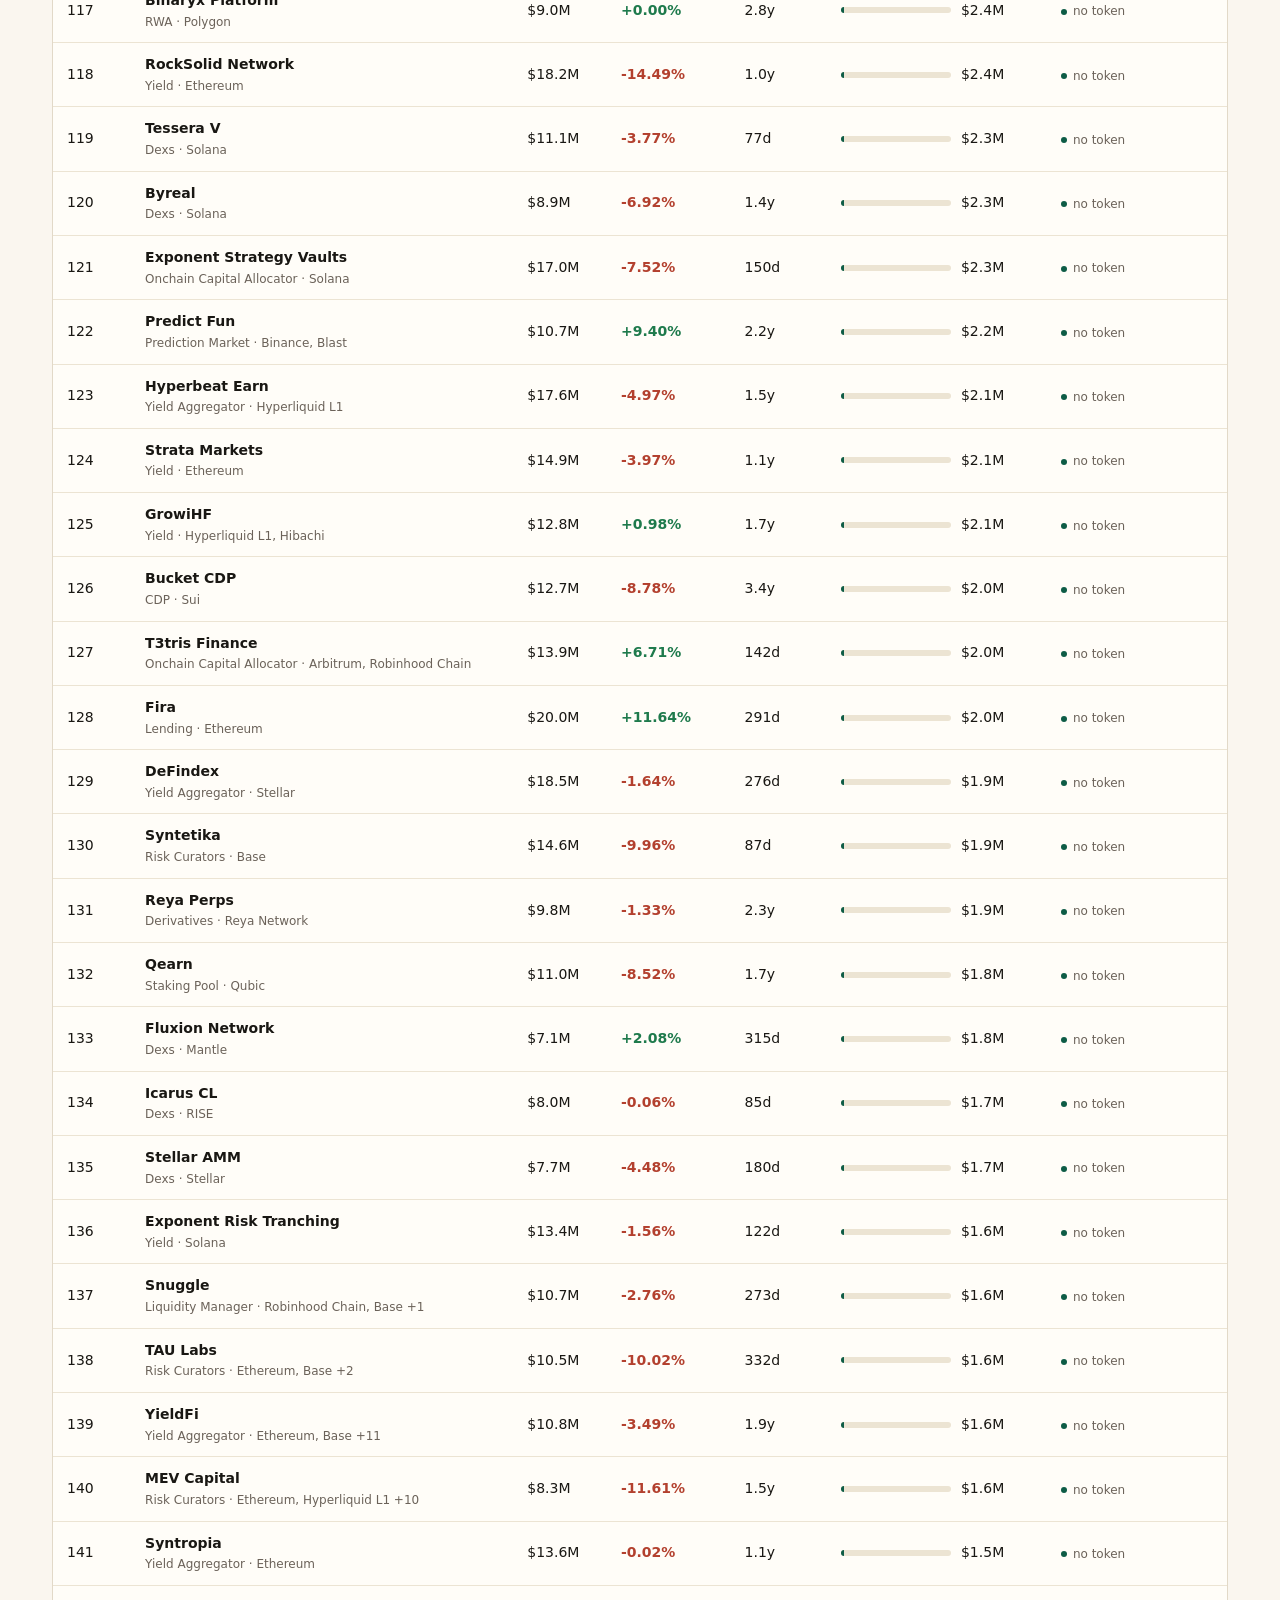
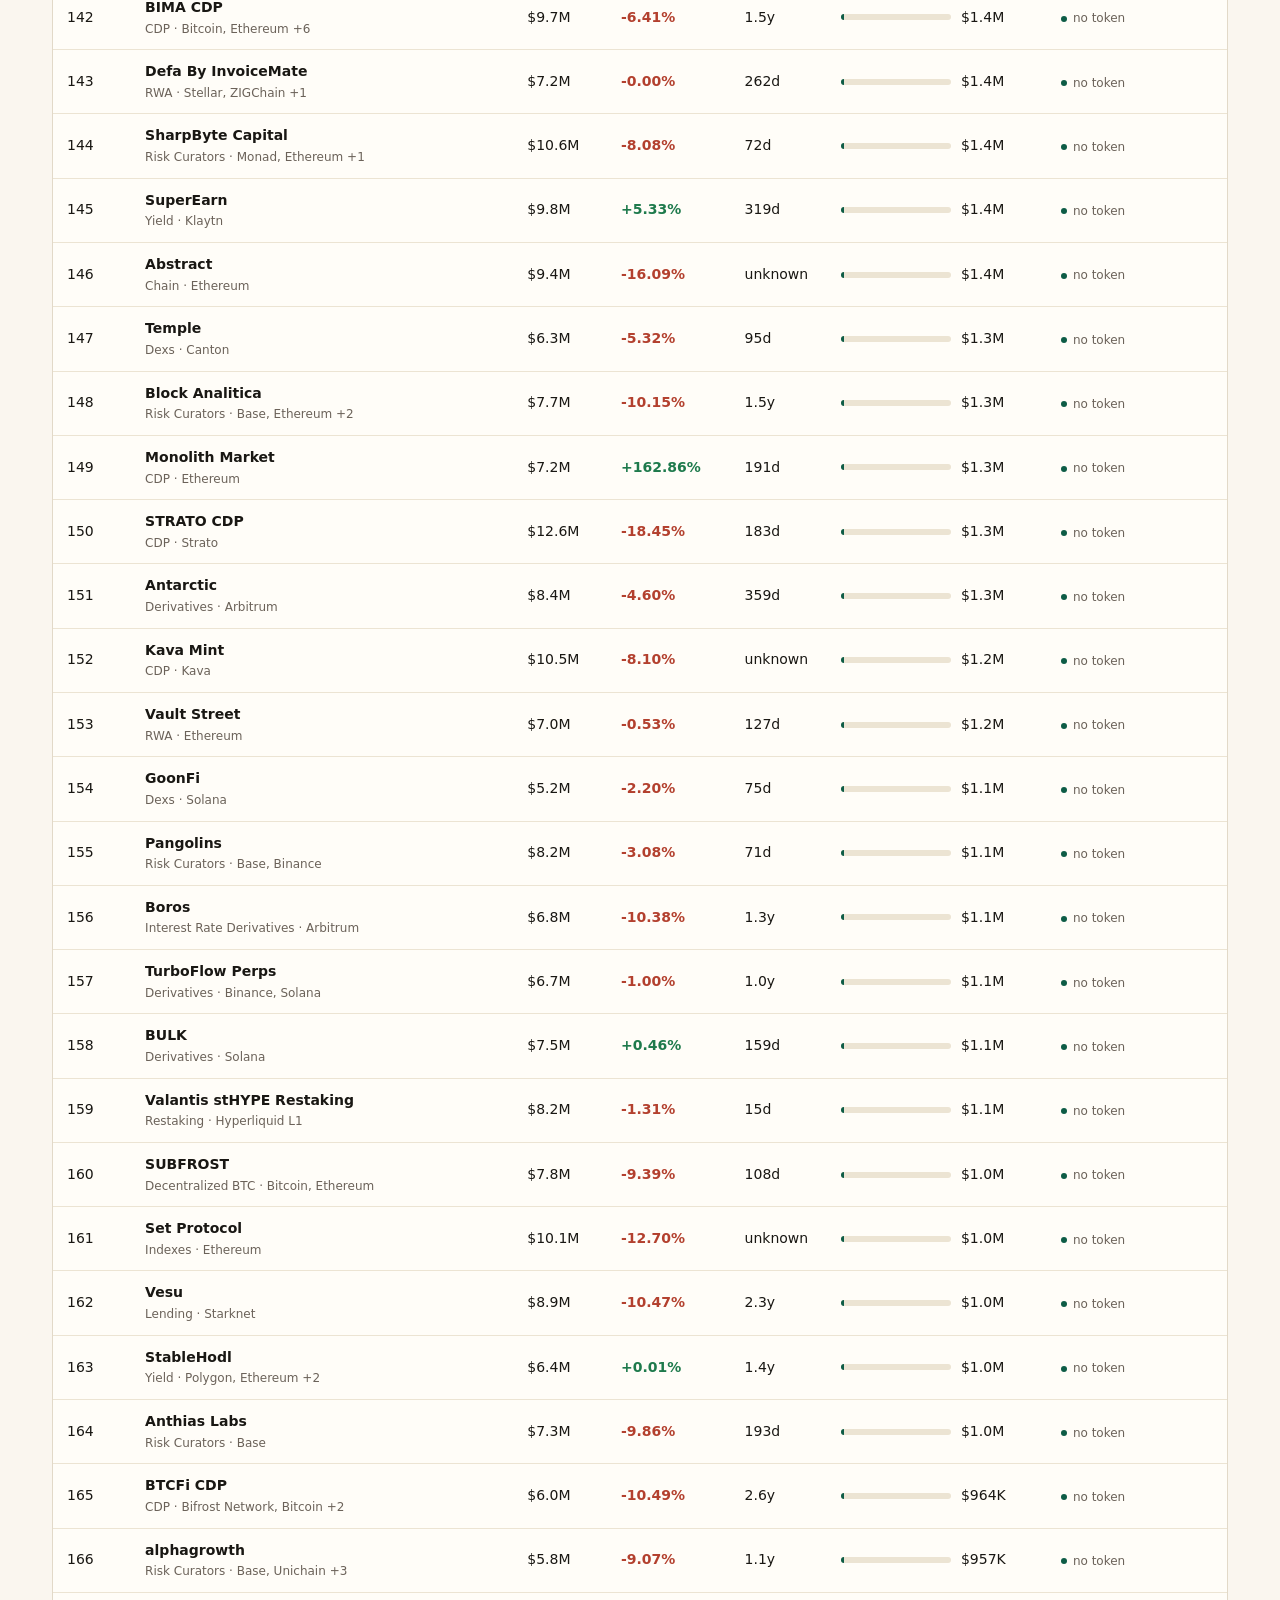
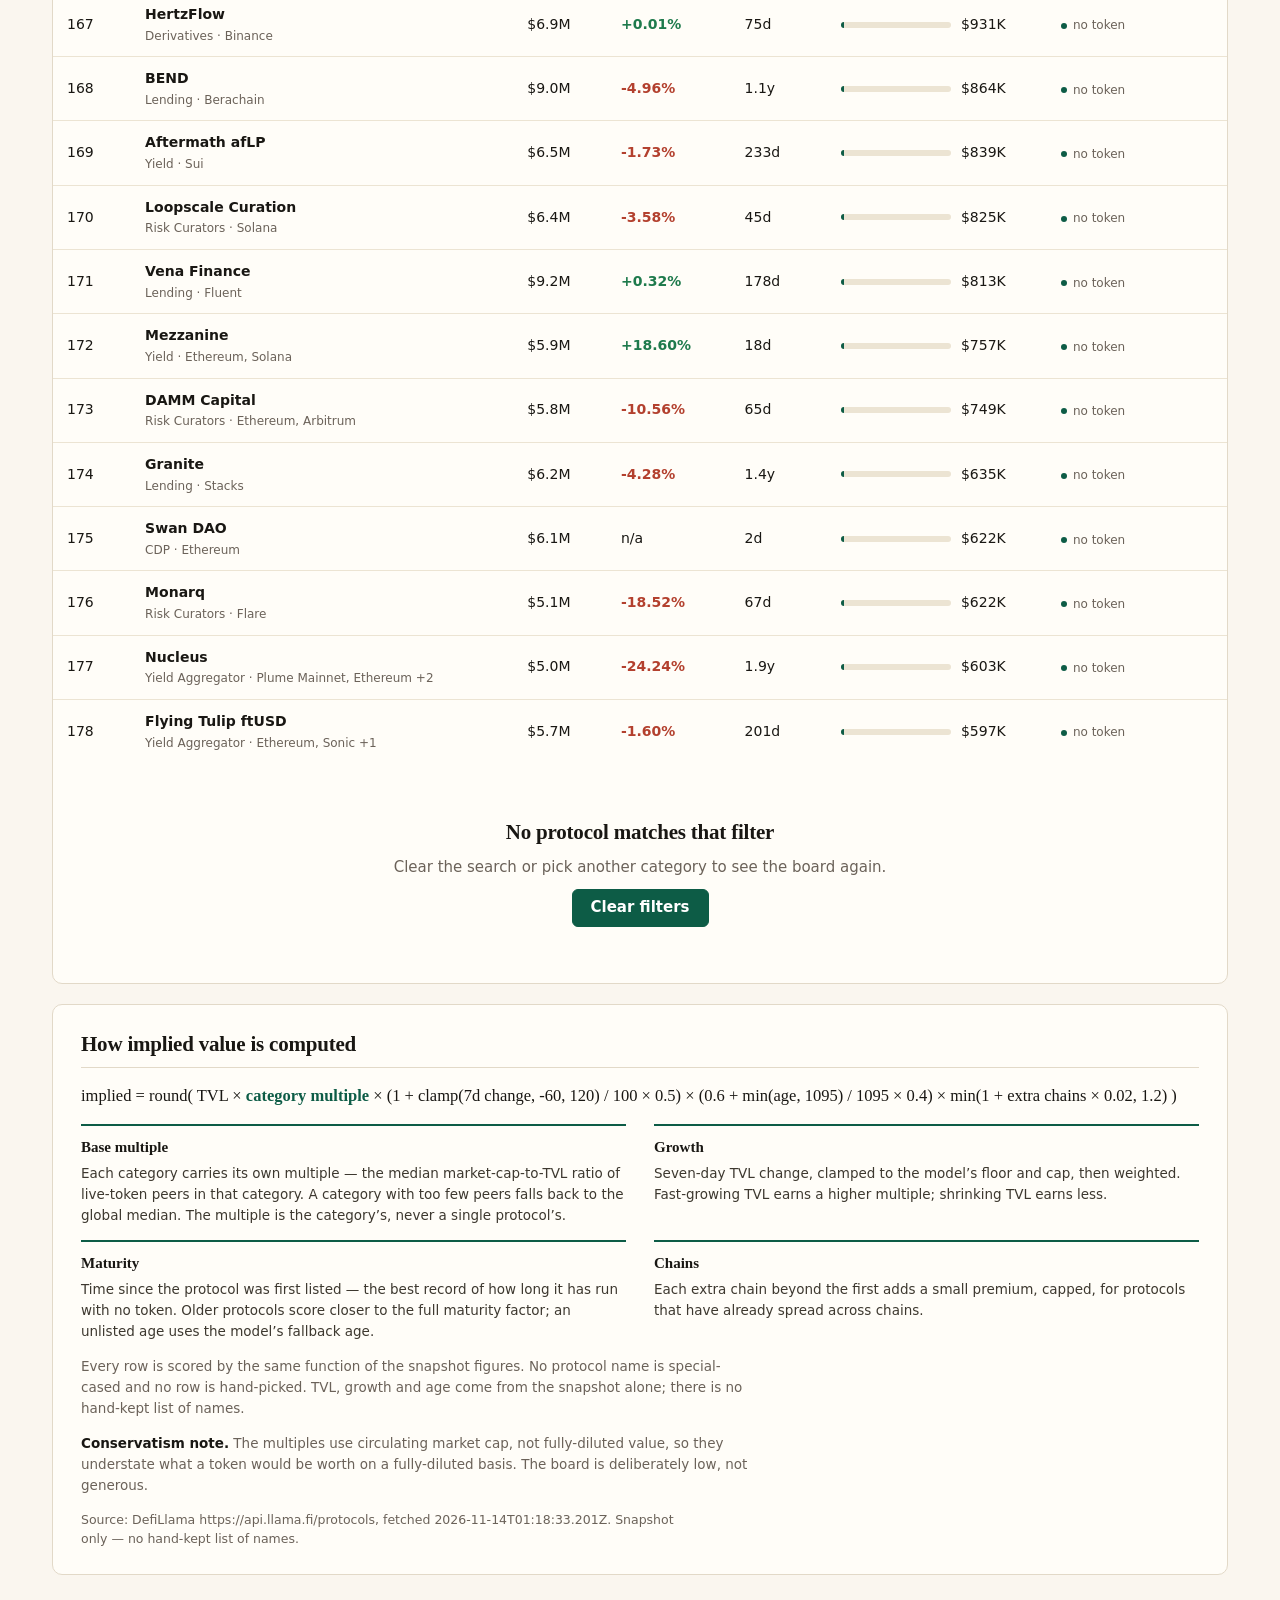
<file: dashboard/detail.html>
<!doctype html>
<html lang="en">
<head>
<meta charset="utf-8">
<meta name="viewport" content="width=device-width, initial-scale=1">
<title>Token Radar — pre-token protocols ranked by implied value</title>
<link rel="stylesheet" href="app.css">
</head>
<body>
<a class="skip" href="#board">Skip to the board</a>
<div class="shell">
  <header class="top">
    <div class="brand">
      <svg class="mark" width="36" height="36" viewBox="0 0 36 36" role="img" aria-label="Radar mark">
        <circle cx="18" cy="18" r="16" fill="none" stroke="#0d5c46" stroke-width="1.4"/>
        <circle cx="18" cy="18" r="10.5" fill="none" stroke="#0d5c46" stroke-width="1" opacity="0.55"/>
        <circle cx="18" cy="18" r="5" fill="none" stroke="#0d5c46" stroke-width="1" opacity="0.35"/>
        <line x1="18" y1="18" x2="18" y2="2.5" stroke="#0d5c46" stroke-width="1.4"/>
        <line x1="18" y1="18" x2="30" y2="26" stroke="#0d5c46" stroke-width="1" opacity="0.55"/>
        <circle cx="25.5" cy="10.5" r="2.6" fill="#0d5c46"/>
        <circle cx="18" cy="18" r="1.6" fill="#0d5c46"/>
      </svg>
      <div>
        <div class="wordmark">Token Radar</div>
        <div class="tagline">Pre-token protocols, ranked by implied value</div>
      </div>
    </div>
    <div class="top-meta">
      <span id="snapDate">Snapshot —</span>
      <span>DefiLlama protocol index</span>
      <span>radar-2 model</span>
    </div>
  </header>

  <section class="lede">
    <div>
      <h1 id="ledeHead">Watchlist protocols, ranked by implied value</h1>
      <p>The watchlist is the floor, never the ceiling: every protocol with at least <b id="floorUsd">$50M</b> of TVL that records no token. Below it the early radar adds <b id="earlyCount">—</b> pre-token protocols under that floor, ranked by the same model. Implied value is a model, not a promise: it says what a token would be worth if the protocol&rsquo;s record stayed as it is. It does not predict whether or when a token is issued, and a protocol here records no token — which is not proof that it has none.</p>
    </div>
    <dl class="facts">
      <div class="fact"><dt>Watchlist covered</dt><dd id="factWatch">—</dd></div>
      <div class="fact"><dt>Pre-token rows scored</dt><dd id="factBoard">—</dd></div>
      <div class="fact"><dt>Early rows below the floor</dt><dd id="factEarly">—</dd></div>
      <div class="fact"><dt>Live-token protocols set aside</dt><dd id="factLive">—</dd></div>
    </dl>
  </section>

  <div class="controls" role="search">
    <div class="field">
      <label for="q">Search</label>
      <input type="search" id="q" placeholder="Name, category or chain" autocomplete="off">
    </div>
    <div class="field">
      <label for="category">Category</label>
      <select id="category" aria-label="Filter by category"></select>
    </div>
    <div class="field">
      <span class="field-label" id="tabLabel">Token status</span>
      <div class="tabs" role="group" aria-labelledby="tabLabel">
        <button type="button" id="tabPre" aria-pressed="true">Pre-token</button>
        <button type="button" id="tabLive" aria-pressed="false">Live token</button>
      </div>
    </div>
    <span class="count" id="count" aria-live="polite"></span>
  </div>

  <section id="prePanel" aria-label="Pre-token board">
    <div class="panel" id="board">
      <div class="table-wrap">
        <table>
          <caption>Pre-token protocols, strongest implied value first. Select a row for its model breakdown and farm plan.</caption>
          <thead><tr>
            <th scope="col"><button type="button" data-sort="implied">Rank <span class="arrow" data-arrow="implied"></span></button></th>
            <th scope="col"><button type="button" data-sort="name">Protocol <span class="arrow" data-arrow="name"></span></button></th>
            <th scope="col"><button type="button" data-sort="tvl">TVL <span class="arrow" data-arrow="tvl"></span></button></th>
            <th scope="col"><button type="button" data-sort="growth">7d <span class="arrow" data-arrow="growth"></span></button></th>
            <th scope="col"><button type="button" data-sort="age">Age <span class="arrow" data-arrow="age"></span></button></th>
            <th scope="col"><button type="button" data-sort="implied">Implied value <span class="arrow" data-arrow="implied"></span></button></th>
            <th scope="col">Token</th>
          </tr></thead>
          <tbody id="boardBody"></tbody>
        </table>
      </div>
      <div class="empty" id="emptyState" hidden>
        <h2>No protocol matches that filter</h2>
        <p>Clear the search or pick another category to see the board again.</p>
        <button class="button primary" type="button" id="clearFilters">Clear filters</button>
      </div>
    </div>

    <section class="panel model" aria-labelledby="modelTitle">
      <h2 id="modelTitle">How implied value is computed</h2>
      <p class="formula" id="formula"></p>
      <dl class="factors">
        <div><dt>Base multiple</dt><dd>Each category carries its own multiple — the median market-cap-to-TVL ratio of live-token peers in that category. A category with too few peers falls back to the global median. The multiple is the category&rsquo;s, never a single protocol&rsquo;s.</dd></div>
        <div><dt>Growth</dt><dd>Seven-day TVL change, clamped to the model&rsquo;s floor and cap, then weighted. Fast-growing TVL earns a higher multiple; shrinking TVL earns less.</dd></div>
        <div><dt>Maturity</dt><dd>Time since the protocol was first listed — the best record of how long it has run with no token. Older protocols score closer to the full maturity factor; an unlisted age uses the model&rsquo;s fallback age.</dd></div>
        <div><dt>Chains</dt><dd>Each extra chain beyond the first adds a small premium, capped, for protocols that have already spread across chains.</dd></div>
      </dl>
      <p class="note">Every row is scored by the same function of the snapshot figures. No protocol name is special-cased and no row is hand-picked. TVL, growth and age come from the snapshot alone; there is no hand-kept list of names.</p>
      <p class="note"><strong>Conservatism note.</strong> The multiples use circulating market cap, not fully-diluted value, so they understate what a token would be worth on a fully-diluted basis. The board is deliberately low, not generous.</p>
      <p class="note source" id="sourceLine"></p>
    </section>
  </section>

  <section id="livePanel" aria-label="Live-token protocols" hidden>
    <div class="panel">
      <div class="table-wrap">
        <table>
          <caption>Token live: these protocols already trade, so their market cap is a fact, not a model. They are set aside from the pre-token ranking.</caption>
          <thead><tr>
            <th scope="col">Status</th><th scope="col">Protocol</th><th scope="col">TVL</th>
            <th scope="col">7d</th><th scope="col">Market cap</th><th scope="col">Token</th>
          </tr></thead>
          <tbody id="liveBody"></tbody>
        </table>
      </div>
    </div>

    <section class="panel model" aria-labelledby="calTitle">
      <h2 id="calTitle">How the model is calibrated</h2>
      <p class="note">Each category&rsquo;s base multiple is the median market-cap-to-TVL multiple of its live-token peers — protocols whose token already trades. Categories with too few peers use the global median instead, marked below. This is where the board visibly separates protocols whose token already trades from those still to come: the live set teaches the model, the pre-token set is scored by it.</p>
      <div class="table-wrap">
        <table class="cal">
          <thead><tr><th scope="col">Category</th><th scope="col">Multiple</th><th scope="col">Live peers</th><th scope="col">Global fallback</th></tr></thead>
          <tbody id="calBody"></tbody>
        </table>
      </div>
    </section>
  </section>
</div>

<dialog class="detail" id="detail" aria-labelledby="detailTitle"></dialog>
<script src="../data.js"></script>
<script>history.replaceState(null, "", "#p=steakhouse-financial");</script>
<script src="app.js"></script>
</body>
</html>
</file>
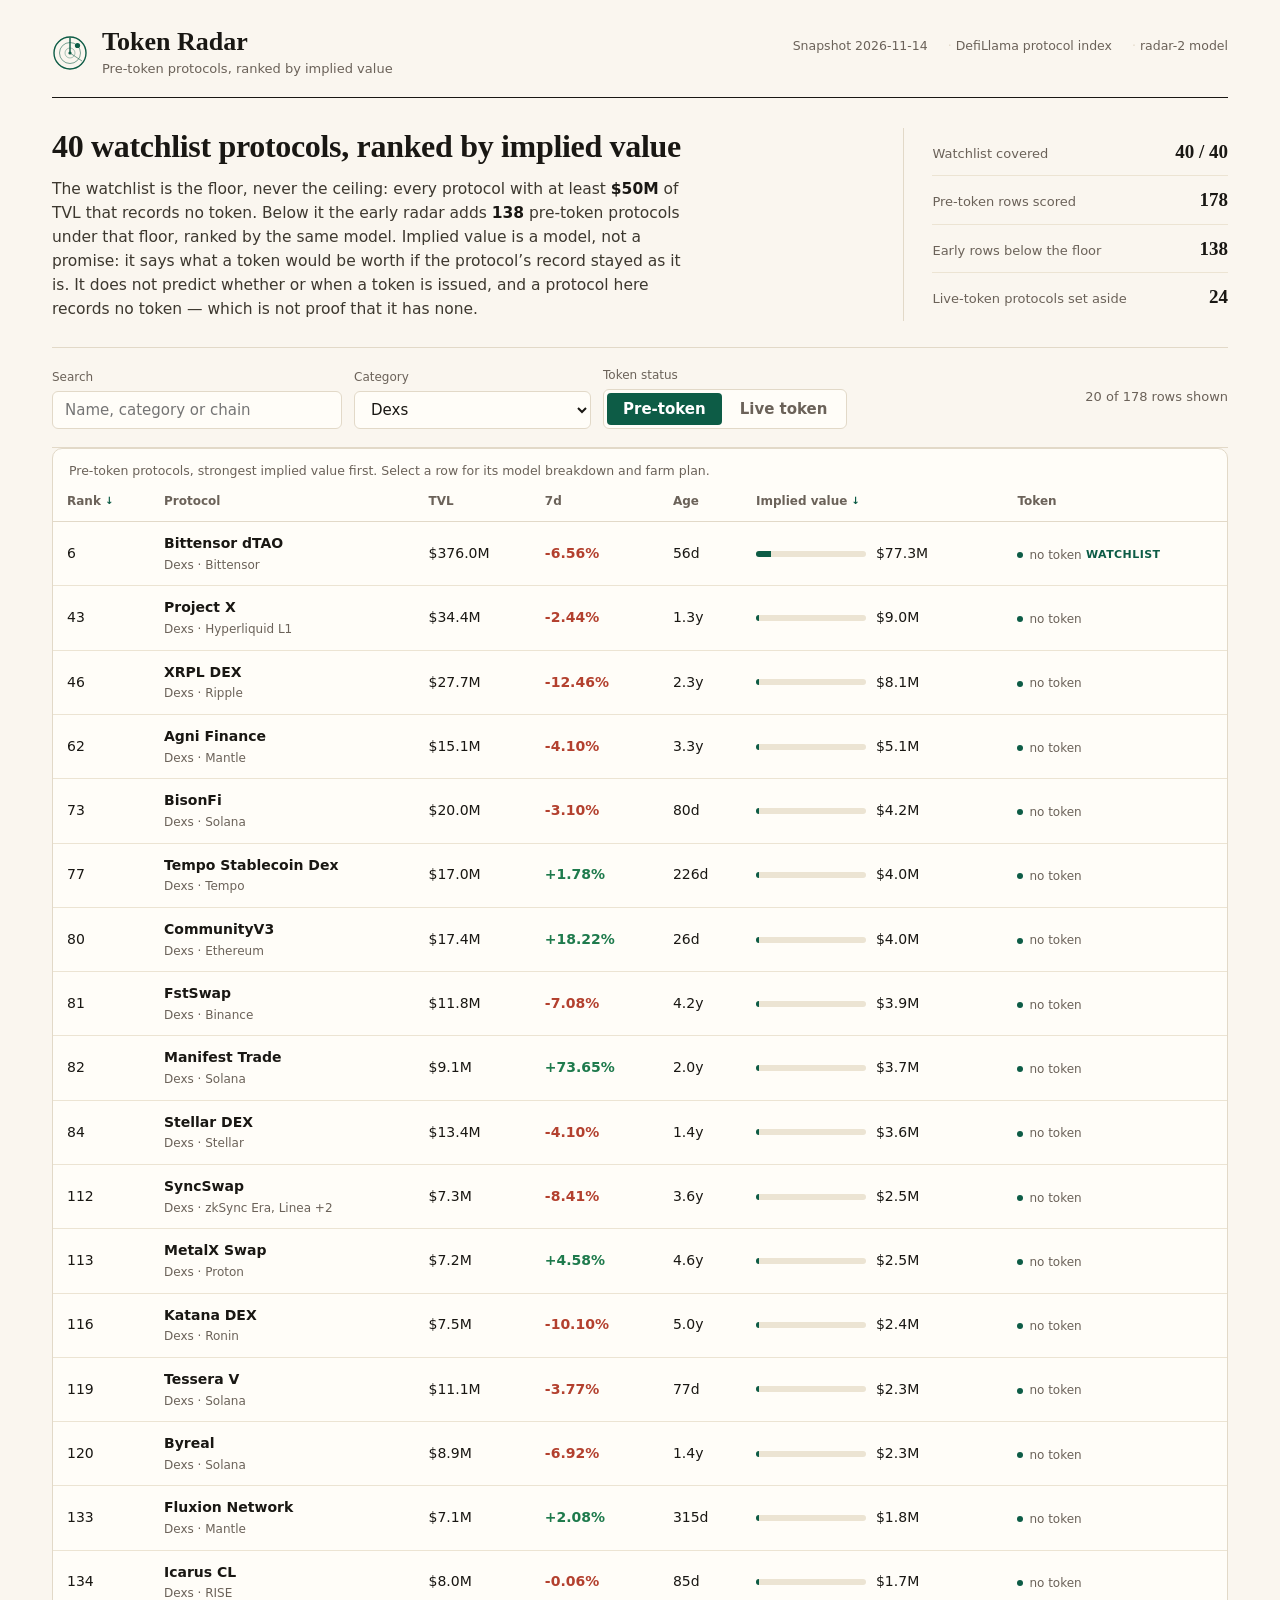
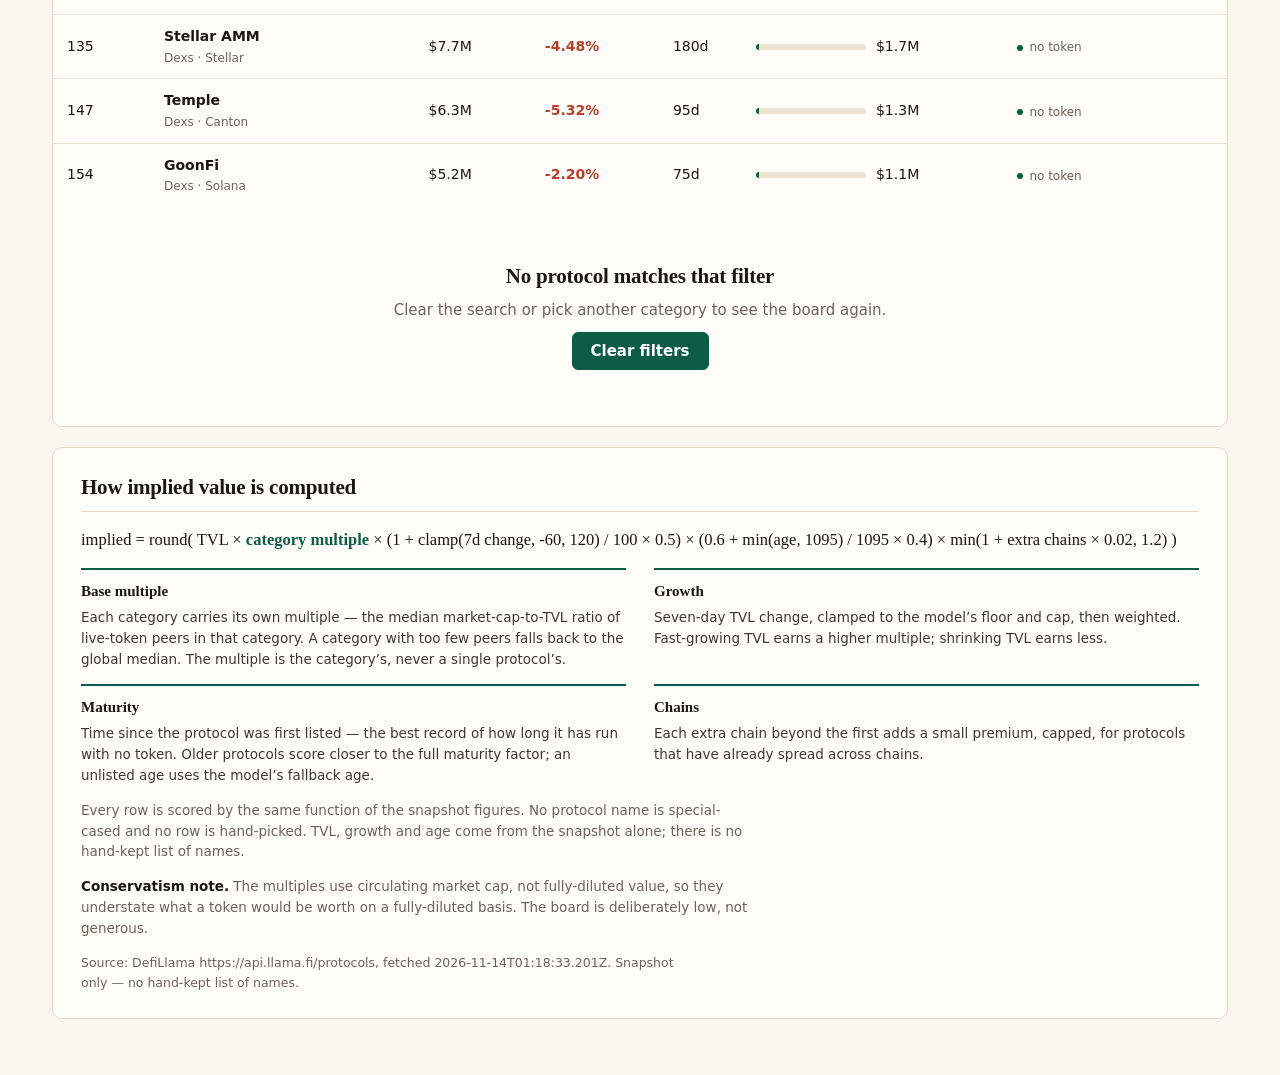
<file: dashboard/filtered.html>
<!doctype html>
<html lang="en">
<head>
<meta charset="utf-8">
<meta name="viewport" content="width=device-width, initial-scale=1">
<title>Token Radar — pre-token protocols ranked by implied value</title>
<link rel="stylesheet" href="app.css">
</head>
<body>
<a class="skip" href="#board">Skip to the board</a>
<div class="shell">
  <header class="top">
    <div class="brand">
      <svg class="mark" width="36" height="36" viewBox="0 0 36 36" role="img" aria-label="Radar mark">
        <circle cx="18" cy="18" r="16" fill="none" stroke="#0d5c46" stroke-width="1.4"/>
        <circle cx="18" cy="18" r="10.5" fill="none" stroke="#0d5c46" stroke-width="1" opacity="0.55"/>
        <circle cx="18" cy="18" r="5" fill="none" stroke="#0d5c46" stroke-width="1" opacity="0.35"/>
        <line x1="18" y1="18" x2="18" y2="2.5" stroke="#0d5c46" stroke-width="1.4"/>
        <line x1="18" y1="18" x2="30" y2="26" stroke="#0d5c46" stroke-width="1" opacity="0.55"/>
        <circle cx="25.5" cy="10.5" r="2.6" fill="#0d5c46"/>
        <circle cx="18" cy="18" r="1.6" fill="#0d5c46"/>
      </svg>
      <div>
        <div class="wordmark">Token Radar</div>
        <div class="tagline">Pre-token protocols, ranked by implied value</div>
      </div>
    </div>
    <div class="top-meta">
      <span id="snapDate">Snapshot —</span>
      <span>DefiLlama protocol index</span>
      <span>radar-2 model</span>
    </div>
  </header>

  <section class="lede">
    <div>
      <h1 id="ledeHead">Watchlist protocols, ranked by implied value</h1>
      <p>The watchlist is the floor, never the ceiling: every protocol with at least <b id="floorUsd">$50M</b> of TVL that records no token. Below it the early radar adds <b id="earlyCount">—</b> pre-token protocols under that floor, ranked by the same model. Implied value is a model, not a promise: it says what a token would be worth if the protocol&rsquo;s record stayed as it is. It does not predict whether or when a token is issued, and a protocol here records no token — which is not proof that it has none.</p>
    </div>
    <dl class="facts">
      <div class="fact"><dt>Watchlist covered</dt><dd id="factWatch">—</dd></div>
      <div class="fact"><dt>Pre-token rows scored</dt><dd id="factBoard">—</dd></div>
      <div class="fact"><dt>Early rows below the floor</dt><dd id="factEarly">—</dd></div>
      <div class="fact"><dt>Live-token protocols set aside</dt><dd id="factLive">—</dd></div>
    </dl>
  </section>

  <div class="controls" role="search">
    <div class="field">
      <label for="q">Search</label>
      <input type="search" id="q" placeholder="Name, category or chain" autocomplete="off">
    </div>
    <div class="field">
      <label for="category">Category</label>
      <select id="category" aria-label="Filter by category"></select>
    </div>
    <div class="field">
      <span class="field-label" id="tabLabel">Token status</span>
      <div class="tabs" role="group" aria-labelledby="tabLabel">
        <button type="button" id="tabPre" aria-pressed="true">Pre-token</button>
        <button type="button" id="tabLive" aria-pressed="false">Live token</button>
      </div>
    </div>
    <span class="count" id="count" aria-live="polite"></span>
  </div>

  <section id="prePanel" aria-label="Pre-token board">
    <div class="panel" id="board">
      <div class="table-wrap">
        <table>
          <caption>Pre-token protocols, strongest implied value first. Select a row for its model breakdown and farm plan.</caption>
          <thead><tr>
            <th scope="col"><button type="button" data-sort="implied">Rank <span class="arrow" data-arrow="implied"></span></button></th>
            <th scope="col"><button type="button" data-sort="name">Protocol <span class="arrow" data-arrow="name"></span></button></th>
            <th scope="col"><button type="button" data-sort="tvl">TVL <span class="arrow" data-arrow="tvl"></span></button></th>
            <th scope="col"><button type="button" data-sort="growth">7d <span class="arrow" data-arrow="growth"></span></button></th>
            <th scope="col"><button type="button" data-sort="age">Age <span class="arrow" data-arrow="age"></span></button></th>
            <th scope="col"><button type="button" data-sort="implied">Implied value <span class="arrow" data-arrow="implied"></span></button></th>
            <th scope="col">Token</th>
          </tr></thead>
          <tbody id="boardBody"></tbody>
        </table>
      </div>
      <div class="empty" id="emptyState" hidden>
        <h2>No protocol matches that filter</h2>
        <p>Clear the search or pick another category to see the board again.</p>
        <button class="button primary" type="button" id="clearFilters">Clear filters</button>
      </div>
    </div>

    <section class="panel model" aria-labelledby="modelTitle">
      <h2 id="modelTitle">How implied value is computed</h2>
      <p class="formula" id="formula"></p>
      <dl class="factors">
        <div><dt>Base multiple</dt><dd>Each category carries its own multiple — the median market-cap-to-TVL ratio of live-token peers in that category. A category with too few peers falls back to the global median. The multiple is the category&rsquo;s, never a single protocol&rsquo;s.</dd></div>
        <div><dt>Growth</dt><dd>Seven-day TVL change, clamped to the model&rsquo;s floor and cap, then weighted. Fast-growing TVL earns a higher multiple; shrinking TVL earns less.</dd></div>
        <div><dt>Maturity</dt><dd>Time since the protocol was first listed — the best record of how long it has run with no token. Older protocols score closer to the full maturity factor; an unlisted age uses the model&rsquo;s fallback age.</dd></div>
        <div><dt>Chains</dt><dd>Each extra chain beyond the first adds a small premium, capped, for protocols that have already spread across chains.</dd></div>
      </dl>
      <p class="note">Every row is scored by the same function of the snapshot figures. No protocol name is special-cased and no row is hand-picked. TVL, growth and age come from the snapshot alone; there is no hand-kept list of names.</p>
      <p class="note"><strong>Conservatism note.</strong> The multiples use circulating market cap, not fully-diluted value, so they understate what a token would be worth on a fully-diluted basis. The board is deliberately low, not generous.</p>
      <p class="note source" id="sourceLine"></p>
    </section>
  </section>

  <section id="livePanel" aria-label="Live-token protocols" hidden>
    <div class="panel">
      <div class="table-wrap">
        <table>
          <caption>Token live: these protocols already trade, so their market cap is a fact, not a model. They are set aside from the pre-token ranking.</caption>
          <thead><tr>
            <th scope="col">Status</th><th scope="col">Protocol</th><th scope="col">TVL</th>
            <th scope="col">7d</th><th scope="col">Market cap</th><th scope="col">Token</th>
          </tr></thead>
          <tbody id="liveBody"></tbody>
        </table>
      </div>
    </div>

    <section class="panel model" aria-labelledby="calTitle">
      <h2 id="calTitle">How the model is calibrated</h2>
      <p class="note">Each category&rsquo;s base multiple is the median market-cap-to-TVL multiple of its live-token peers — protocols whose token already trades. Categories with too few peers use the global median instead, marked below. This is where the board visibly separates protocols whose token already trades from those still to come: the live set teaches the model, the pre-token set is scored by it.</p>
      <div class="table-wrap">
        <table class="cal">
          <thead><tr><th scope="col">Category</th><th scope="col">Multiple</th><th scope="col">Live peers</th><th scope="col">Global fallback</th></tr></thead>
          <tbody id="calBody"></tbody>
        </table>
      </div>
    </section>
  </section>
</div>

<dialog class="detail" id="detail" aria-labelledby="detailTitle"></dialog>
<script src="../data.js"></script>
<script>history.replaceState(null, "", "#category=Dexs");</script>
<script src="app.js"></script>
</body>
</html>
</file>
<file: dashboard/app.css>
/* Token Radar — warm paper, ink, one deep green. Serif display, system sans for data. */
:root{
  --paper:#faf6ef; --surface:#fffdf8; --ink:#191713; --muted:#6b6259;
  --line:#e2d9c8; --line-soft:#ece4d3; --green:#0d5c46; --pos:#1e7a4c; --neg:#b3402e;
  --r:10px; --serif:Georgia,'Times New Roman',serif;
  --sans:system-ui,-apple-system,"Segoe UI",Roboto,sans-serif;
}
*{box-sizing:border-box}
html{color-scheme:light}
body{margin:0;background:var(--paper);color:var(--ink);font:400 15px/1.55 var(--sans)}
h1,h2,h3{margin:0;font-family:var(--serif);font-weight:700;letter-spacing:-.01em;text-wrap:balance}
h1{font-size:32px;line-height:1.15}
h2{font-size:21px;line-height:1.25}
h3{font-size:17px;line-height:1.3}
p{margin:0}
button,input,select{font:inherit;color:inherit}
button{cursor:pointer}
:focus-visible{outline:2px solid var(--green);outline-offset:2px}
.skip{position:absolute;left:-9999px;top:0;padding:8px 14px;background:var(--surface);border:1px solid var(--line);z-index:20}
.skip:focus{left:12px;top:12px}
.shell{max-width:1240px;margin:0 auto;padding:28px 32px 56px}
.num,td.num,.fact dd,.count,.cost{font-variant-numeric:tabular-nums}

/* Header */
.top{display:flex;align-items:flex-start;justify-content:space-between;gap:24px;padding-bottom:18px;border-bottom:1px solid var(--ink)}
.brand{display:flex;align-items:center;gap:14px}
.mark{flex:none}
.wordmark{font-family:var(--serif);font-size:26px;font-weight:700;line-height:1.1}
.tagline{color:var(--muted);font-size:13px;margin-top:2px}
.top-meta{display:flex;flex-wrap:wrap;gap:8px 20px;justify-content:flex-end;color:var(--muted);font-size:12.5px;padding-top:8px}
.top-meta span{white-space:nowrap}
.top-meta span+span::before{content:"· ";color:var(--line)}

/* Lede */
.lede{display:grid;grid-template-columns:minmax(0,1.5fr) minmax(300px,.6fr);gap:40px;padding:30px 0 26px}
.lede p{color:#3d382f;max-width:66ch;margin-top:12px;font-size:15.5px}
.lede p b{color:var(--ink)}
.facts{margin:0;display:grid;gap:0;align-content:start;border-left:1px solid var(--line);padding-left:28px}
.fact{display:flex;align-items:baseline;justify-content:space-between;gap:16px;padding:9px 0;border-bottom:1px solid var(--line-soft)}
.fact:last-child{border-bottom:0}
.fact dt{color:var(--muted);font-size:13px}
.fact dd{margin:0;font-family:var(--serif);font-size:19px;font-weight:700}

/* Controls */
.controls{display:flex;flex-wrap:wrap;align-items:end;gap:12px;padding:18px 0;border-top:1px solid var(--line);border-bottom:1px solid var(--line)}
.field{display:grid;gap:5px}
.field label,.field-label{color:var(--muted);font-size:12px}
.field input,.field select{min-height:38px;padding:0 12px;border:1px solid var(--line);border-radius:6px;background:var(--surface);min-width:190px}
.field input{min-width:290px}
.tabs{display:flex;gap:2px;padding:3px;border:1px solid var(--line);border-radius:6px;background:var(--surface)}
.tabs button{min-height:32px;padding:0 16px;border:0;border-radius:4px;background:transparent;color:var(--muted);font-weight:600}
.tabs button[aria-pressed="true"]{background:var(--green);color:#fff}
.count{margin-left:auto;color:var(--muted);font-size:13px;align-self:center}

/* Tables */
.panel{background:var(--surface);border:1px solid var(--line);border-radius:var(--r);overflow:hidden}
.table-wrap{overflow-x:auto}
table{width:100%;border-collapse:collapse;font-size:14px}
caption{padding:12px 16px 0;color:var(--muted);font-size:12.5px;text-align:left}
th,td{padding:11px 14px;border-bottom:1px solid var(--line-soft);text-align:left;vertical-align:middle}
thead th{color:var(--muted);font-size:12px;font-weight:600;white-space:nowrap;border-bottom:1px solid var(--line)}
thead th button{display:inline-flex;align-items:center;gap:4px;border:0;background:none;padding:0;color:inherit;font:inherit}
thead th button:hover{color:var(--ink)}
.arrow{font-size:10px;color:var(--green)}
tbody tr:last-child td{border-bottom:0}
#boardBody tr{cursor:pointer}
#boardBody tr:hover{background:#f4ecdc}
#boardBody tr[data-selected="true"]{background:#e9efe9}
#boardBody tr:focus-visible{outline:2px solid var(--green);outline-offset:-2px}
.num{white-space:nowrap}
.name{display:grid;gap:1px}
.name b{font-weight:650}
.sub{color:var(--muted);font-size:12px}
.pos{color:var(--pos);font-weight:600}
.neg{color:var(--neg);font-weight:600}
.bar{width:110px;height:6px;border-radius:3px;background:var(--line-soft);overflow:hidden}
.bar i{display:block;height:100%;background:var(--green)}
.implied{display:flex;align-items:center;gap:10px}
.status{display:inline-flex;align-items:center;gap:6px;color:var(--muted);font-size:12px;white-space:nowrap}
.status::before{content:"";width:6px;height:6px;border-radius:50%;background:var(--green)}
.status.live::before{background:var(--pos)}
.watch{color:var(--green);font-size:11px;font-weight:700;letter-spacing:.04em;text-transform:uppercase}

/* Panels */
.model{margin-top:20px;padding:26px 28px;display:grid;gap:14px}
.model h2{border-bottom:1px solid var(--line);padding-bottom:10px}
.formula{font-family:var(--serif);font-size:16.5px;line-height:1.7;overflow-wrap:anywhere}
.formula b{color:var(--green)}
.factors{margin:0;display:grid;grid-template-columns:1fr 1fr;gap:14px 28px}
.factors div{border-top:2px solid var(--green);padding-top:10px}
.factors dt{font-family:var(--serif);font-weight:700;font-size:15px;margin-bottom:4px}
.factors dd{margin:0;color:#3d382f;font-size:13.5px}
.note{color:var(--muted);font-size:13.5px;max-width:78ch}
.note strong{color:var(--ink)}
.source{font-size:12.5px}
.empty{padding:56px 24px;text-align:center;display:grid;gap:10px;justify-items:center}
.empty p{color:var(--muted)}
.button{min-height:38px;padding:0 18px;border:1px solid var(--line);border-radius:6px;background:var(--surface);font-weight:600}
.button.primary{background:var(--green);border-color:var(--green);color:#fff}
.cal td,.cal th{padding:9px 14px}
.cal .num{font-family:var(--sans)}

/* Detail dialog */
.detail{position:fixed;top:0;right:0;bottom:0;width:min(560px,94vw);margin:0 0 0 auto;max-height:100%;
  background:var(--surface);border:0;border-left:1px solid var(--line);padding:28px 30px;overflow-y:auto}
.detail::backdrop{background:rgba(25,23,19,.32)}
.detail-head{display:flex;align-items:start;justify-content:space-between;gap:16px}
.detail-head .rank{color:var(--green);font-size:12.5px;font-weight:700;letter-spacing:.05em;text-transform:uppercase}
.detail h2{margin-top:4px;font-size:28px}
.detail .sub{margin-top:4px;color:var(--muted);font-size:13px;overflow-wrap:anywhere}
.close{flex:none;min-width:34px;min-height:34px;padding:0 12px;border:1px solid var(--line);border-radius:6px;background:var(--surface);font-weight:600}
.detail-section{margin-top:24px;padding-top:18px;border-top:1px solid var(--line)}
.detail-section h3{margin-bottom:12px}
.equation{display:grid;gap:0}
.equation div{display:flex;justify-content:space-between;gap:16px;padding:8px 0;border-bottom:1px solid var(--line-soft);font-size:14px}
.equation div:last-child{border-bottom:0}
.equation span{color:var(--muted)}
.equation b{font-variant-numeric:tabular-nums;white-space:nowrap}
.equation .total b{color:var(--green);font-size:16px}
.match{margin-top:12px;color:var(--pos);font-size:13px;font-weight:600}
.match.bad{color:var(--neg)}
.steps{margin:0;padding-left:22px;display:grid;gap:14px}
.steps li{padding-left:6px}
.steps b{display:block;font-weight:600}
.cost{color:var(--muted);font-size:12.5px}

@media (max-width:900px){
  .shell{padding:20px 16px 40px}
  .lede{grid-template-columns:1fr;gap:20px}
  .facts{border-left:0;border-top:1px solid var(--line);padding-left:0;padding-top:8px}
  .field input{min-width:0;width:100%}
  .factors{grid-template-columns:1fr}
  h1{font-size:27px}
}
@media (prefers-reduced-motion:reduce){
  *,*::before,*::after{transition-duration:.01ms!important;animation-duration:.01ms!important}
}
</file>
